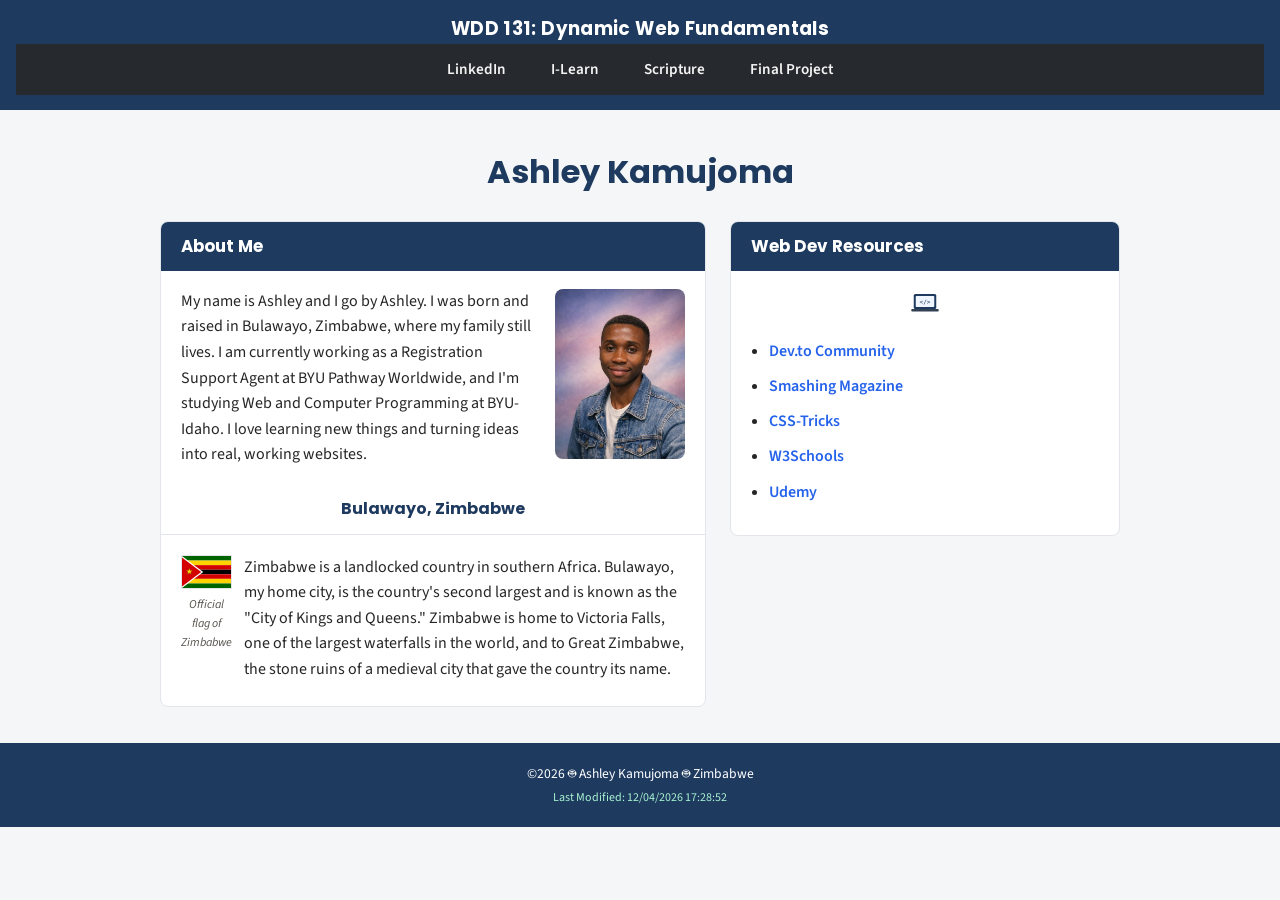
<file: index.html>
<!DOCTYPE html>
<html lang="en">
<head>
  <meta charset="UTF-8">
  <meta name="viewport" content="width=device-width, initial-scale=1.0">
  <title>WDD 131 – Dynamic Web Fundamentals – Ashley Kamujoma</title>
  <meta name="description" content="WDD 131 home page for Ashley Kamujoma, a BYU-Idaho web and computer programming student from Zimbabwe.">
  <meta name="author" content="Ashley Kamujoma">

  <link rel="preconnect" href="https://fonts.googleapis.com">
  <link rel="preconnect" href="https://fonts.gstatic.com" crossorigin>
  <link href="https://fonts.googleapis.com/css2?family=Poppins:wght@600;700&family=Source+Sans+3:wght@400;600&display=swap" rel="stylesheet">

  <link rel="stylesheet" href="styles/base.css">
  <script src="scripts/getdates.js" defer></script>
</head>
<body>
  <header>
    <span id="course-title">WDD 131: Dynamic Web Fundamentals</span>

    <nav>
      <ul>
        <li><a href="https://www.linkedin.com/" target="_blank" rel="noopener">LinkedIn</a></li>
        <li><a href="https://byupw.instructure.com/" target="_blank" rel="noopener">I-Learn</a></li>
        <li><a href="https://www.churchofjesuschrist.org/study/scriptures/bofm/1-ne/3?lang=eng&id=p7#p7" target="_blank" rel="noopener">Scripture</a></li>
        <li><a href="final-project/">Final Project</a></li>
      </ul>
    </nav>
  </header>

  <main>
    <h1>Ashley Kamujoma</h1>

    <div class="card-grid">
      <section class="card">
        <h2>About Me</h2>

        <div class="about-content">
          <p>My name is Ashley and I go by Ashley. I was born and raised in Bulawayo, Zimbabwe,
            where my family still lives. I am currently working as a Registration Support Agent
            at BYU Pathway Worldwide, and I'm studying Web and Computer Programming at
            BYU-Idaho. I love learning new things and turning ideas into real, working
            websites.</p>
          <img src="images/portrait.jpg" alt="Portrait of Ashley Kamujoma" class="portrait" loading="lazy">
        </div>

        <h3>Bulawayo, Zimbabwe</h3>
        <div class="origin-content">
          <figure class="flag-figure">
            <img src="images/flag.svg" alt="The flag of Zimbabwe" class="flag" loading="lazy">
            <figcaption>Official flag of Zimbabwe</figcaption>
          </figure>
          <p>Zimbabwe is a landlocked country in southern Africa. Bulawayo, my home city, is the
            country's second largest and is known as the "City of Kings and Queens." Zimbabwe is
            home to Victoria Falls, one of the largest waterfalls in the world, and to Great
            Zimbabwe, the stone ruins of a medieval city that gave the country its name.</p>
        </div>
      </section>

      <section class="card">
        <h2>Web Dev Resources</h2>
        <img src="images/resources-icon.svg" alt="Icon of a laptop displaying code brackets" class="resources-icon" loading="lazy">
        <ul>
          <li><a href="https://dev.to/" target="_blank" rel="noopener">Dev.to Community</a></li>
          <li><a href="https://www.smashingmagazine.com/" target="_blank" rel="noopener">Smashing Magazine</a></li>
          <li><a href="https://css-tricks.com/" target="_blank" rel="noopener">CSS-Tricks</a></li>
          <li><a href="https://www.w3schools.com/" target="_blank" rel="noopener">W3Schools</a></li>
          <li><a href="https://www.udemy.com/" target="_blank" rel="noopener">Udemy</a></li>
        </ul>
      </section>
    </div>
  </main>

  <footer>
    <p>&copy;<span id="currentyear"></span> &#129302; Ashley Kamujoma &#129302; Zimbabwe</p>
    <p id="lastModified"></p>
  </footer>
</body>
</html>
</file>
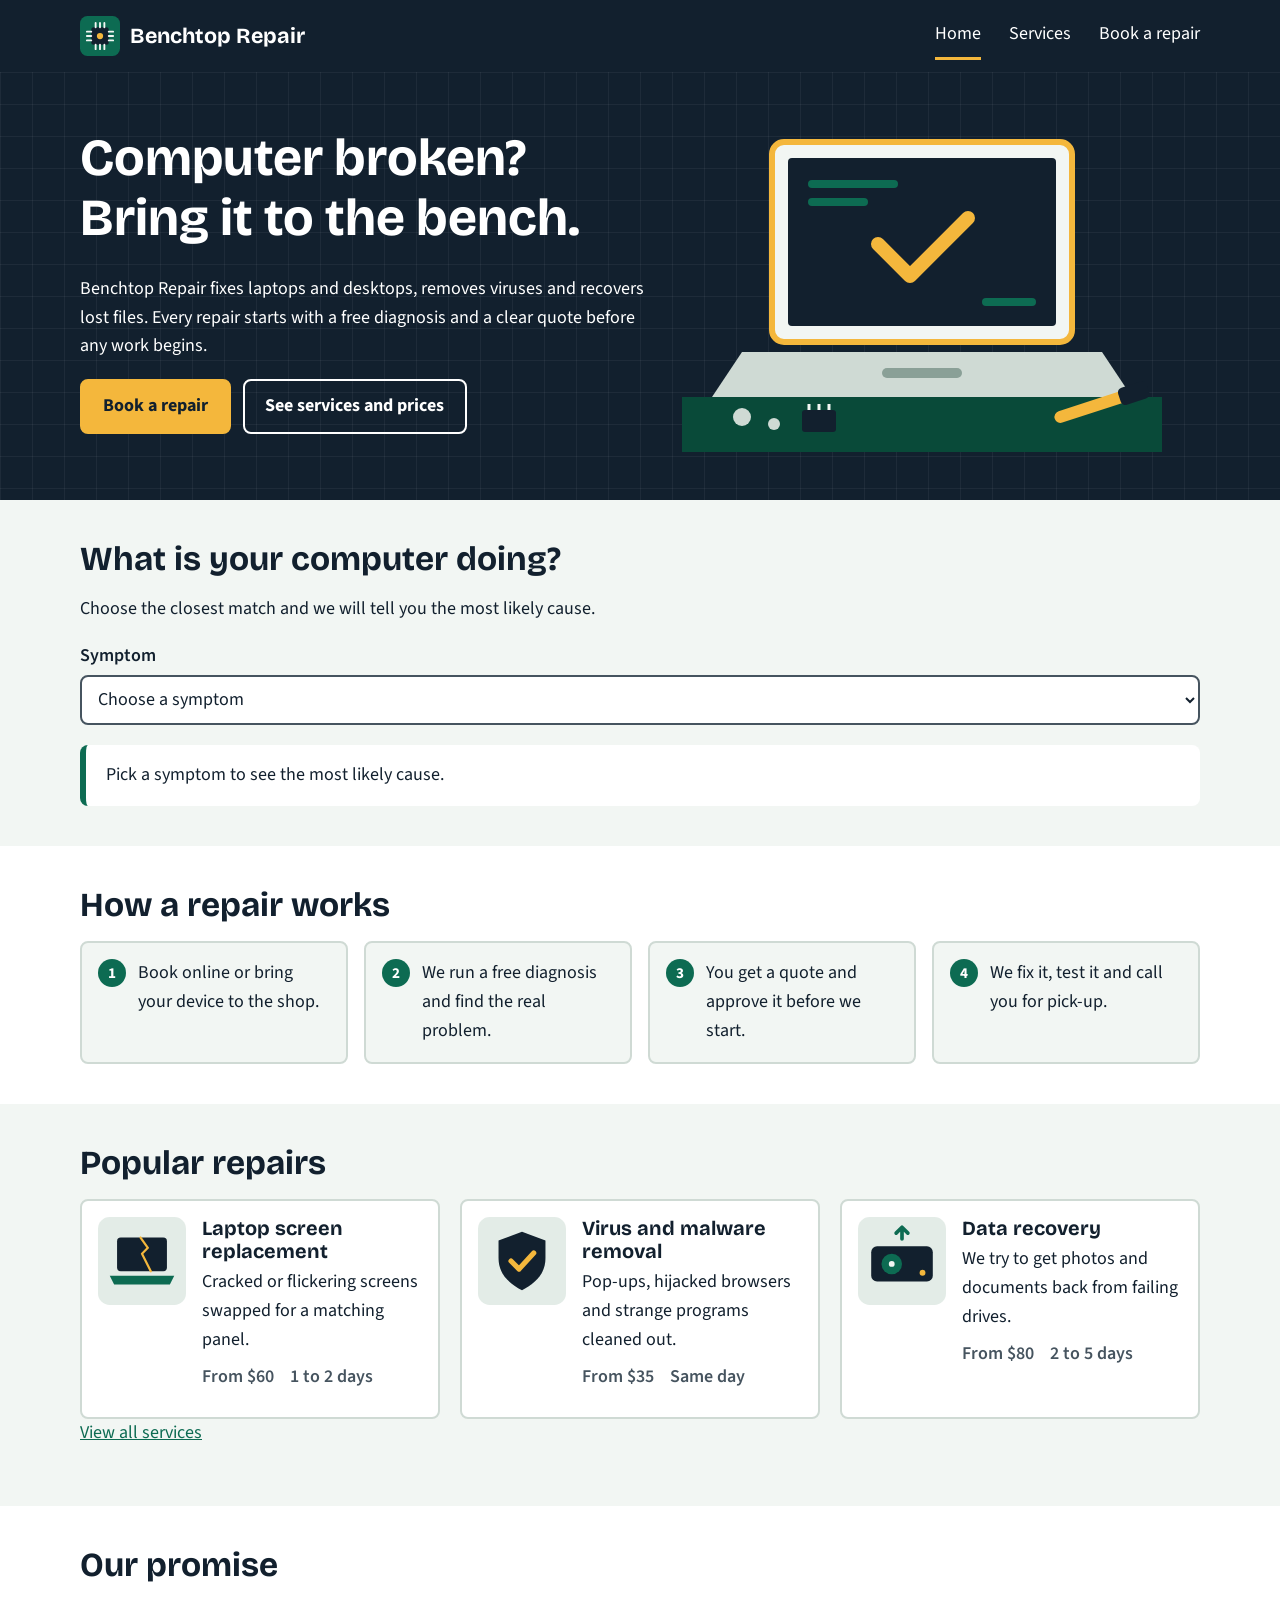
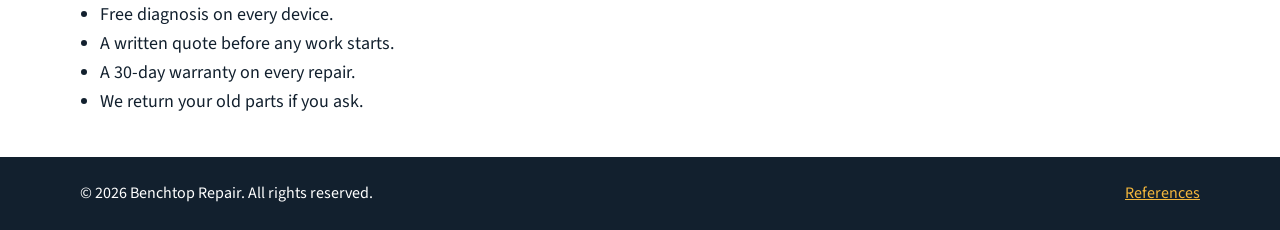
<file: project/index.html>
<!DOCTYPE html>
<html lang="en">
<head>
  <meta charset="utf-8">
  <meta name="viewport" content="width=device-width, initial-scale=1">
  <title>Benchtop Repair | Computer Repair You Can Trust</title>
  <meta name="description" content="Benchtop Repair fixes laptops and desktops, removes viruses and recovers lost files, with a free diagnosis and a clear quote.">
  <link rel="icon" href="images/logo.svg" type="image/svg+xml">
  <link rel="preconnect" href="https://fonts.googleapis.com">
  <link rel="preconnect" href="https://fonts.gstatic.com" crossorigin>
  <link href="https://fonts.googleapis.com/css2?family=Bricolage+Grotesque:wght@700&family=Source+Sans+3:wght@400;600;700&display=swap" rel="stylesheet">
  <link rel="stylesheet" href="styles/main.css">
</head>
<body>
  <a class="skip-link" href="#main">Skip to main content</a>
  <header class="site-header">
    <div class="wrap header-inner">
      <a class="brand" href="index.html">
        <img src="images/logo.svg" alt="" width="40" height="40">
        <span>Benchtop Repair</span>
      </a>
      <button class="nav-toggle" type="button" aria-expanded="false" aria-controls="site-nav">Menu</button>
      <nav class="site-nav" id="site-nav" aria-label="Main">
        <ul>
          <li><a href="index.html" aria-current="page">Home</a></li>
          <li><a href="services.html">Services</a></li>
          <li><a href="contact.html">Book a repair</a></li>
        </ul>
      </nav>
    </div>
  </header>

  <main id="main">
    <section class="hero">
      <div class="wrap hero-inner">
        <div>
          <h1>Computer broken? Bring it to the bench.</h1>
          <p>Benchtop Repair fixes laptops and desktops, removes viruses and recovers lost files. Every repair starts with a free diagnosis and a clear quote before any work begins.</p>
          <div class="hero-actions">
            <a class="button" href="contact.html">Book a repair</a>
            <a class="button button-outline" href="services.html">See services and prices</a>
          </div>
        </div>
        <img src="images/hero-bench.svg" alt="Laptop on a repair bench with a check mark on the screen and a screwdriver beside it" width="480" height="340">
      </div>
    </section>

    <section class="section">
      <div class="wrap">
        <h2>What is your computer doing?</h2>
        <p>Choose the closest match and we will tell you the most likely cause.</p>
        <div class="field">
          <label for="symptom">Symptom</label>
          <select id="symptom" name="symptom">
            <option value="">Choose a symptom</option>
            <option value="slow">It is very slow</option>
            <option value="no-power">It will not turn on</option>
            <option value="hot">It gets very hot and loud</option>
            <option value="popups">Pop-ups keep appearing</option>
            <option value="cracked">The screen is cracked</option>
            <option value="clicking">The drive is clicking</option>
          </select>
        </div>
        <div class="notice" id="diagnosis-result" aria-live="polite">Pick a symptom to see the most likely cause.</div>
      </div>
    </section>

    <section class="section section-alt">
      <div class="wrap">
        <h2>How a repair works</h2>
        <ol class="steps">
          <li>Book online or bring your device to the shop.</li>
          <li>We run a free diagnosis and find the real problem.</li>
          <li>You get a quote and approve it before we start.</li>
          <li>We fix it, test it and call you for pick-up.</li>
        </ol>
      </div>
    </section>

    <section class="section">
      <div class="wrap">
        <h2>Popular repairs</h2>
        <ul class="service-list">
          <li class="service-card">
            <img src="images/laptop.svg" alt="Laptop with a cracked screen" width="120" height="120" loading="lazy">
            <div>
              <h3>Laptop screen replacement</h3>
              <p>Cracked or flickering screens swapped for a matching panel.</p>
              <p class="meta"><span>From $60</span><span>1 to 2 days</span></p>
            </div>
          </li>
          <li class="service-card">
            <img src="images/shield.svg" alt="Shield with a check mark" width="120" height="120" loading="lazy">
            <div>
              <h3>Virus and malware removal</h3>
              <p>Pop-ups, hijacked browsers and strange programs cleaned out.</p>
              <p class="meta"><span>From $35</span><span>Same day</span></p>
            </div>
          </li>
          <li class="service-card">
            <img src="images/drive.svg" alt="Hard drive with a recovery arrow" width="120" height="120" loading="lazy">
            <div>
              <h3>Data recovery</h3>
              <p>We try to get photos and documents back from failing drives.</p>
              <p class="meta"><span>From $80</span><span>2 to 5 days</span></p>
            </div>
          </li>
        </ul>
        <p><a href="services.html">View all services</a></p>
      </div>
    </section>

    <section class="section section-alt">
      <div class="wrap">
        <h2>Our promise</h2>
        <ul class="plain-list">
          <li>Free diagnosis on every device.</li>
          <li>A written quote before any work starts.</li>
          <li>A 30-day warranty on every repair.</li>
          <li>We return your old parts if you ask.</li>
        </ul>
      </div>
    </section>
  </main>

  <footer class="site-footer">
    <div class="wrap footer-inner">
      <p id="copyright">© Benchtop Repair. All rights reserved.</p>
      <p><a href="references.html">References</a></p>
    </div>
  </footer>
  <script type="module" src="scripts/main.js"></script>
  <script type="module" src="scripts/home.js"></script>
</body>
</html>
</file>
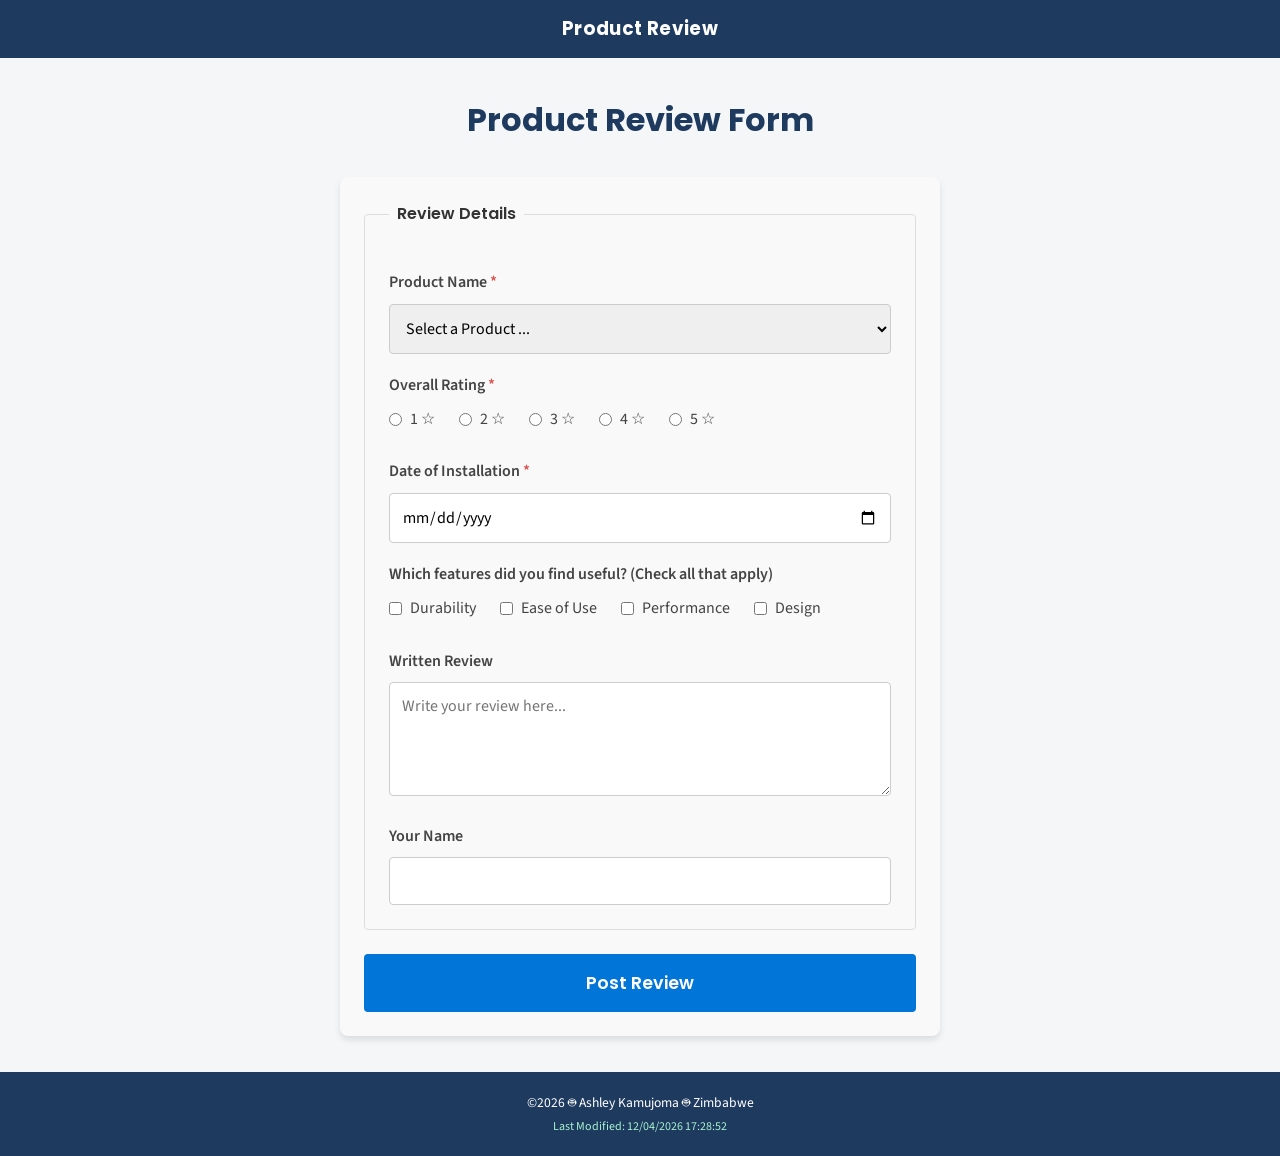
<file: form.html>
<!DOCTYPE html>
<html lang="en">
<head>
  <meta charset="UTF-8">
  <meta name="viewport" content="width=device-width, initial-scale=1.0">
  <title>Product Review Form - Ashley Kamujoma</title>
  <meta name="description" content="Product Review Form for WDD 131 by Ashley Kamujoma">
  <meta name="author" content="Ashley Kamujoma">

  <link rel="preconnect" href="https://fonts.googleapis.com">
  <link rel="preconnect" href="https://fonts.gstatic.com" crossorigin>
  <link href="https://fonts.googleapis.com/css2?family=Poppins:wght@600;700&family=Source+Sans+3:wght@400;600&display=swap" rel="stylesheet">
  
  <link rel="stylesheet" href="styles/base.css">
  <link rel="stylesheet" href="styles/form.css">
  
  <script src="scripts/getdates.js" defer></script>
  <script src="scripts/form.js" defer></script>
</head>
<body>
  <header>
    <span id="course-title">Product Review</span>
  </header>

  <main>
    <h1>Product Review Form</h1>
    <form method="get" action="review.html">
      <fieldset>
        <legend>Review Details</legend>
        
        <label for="product">Product Name <span class="required">*</span></label>
        <select id="product" name="product" required>
          <option value="" disabled selected>Select a Product ...</option>
        </select>

        <label>Overall Rating <span class="required">*</span></label>
        <div class="rating-group">
          <label for="rating_1"><input type="radio" id="rating_1" name="rating" value="1" required> 1 ☆</label>
          <label for="rating_2"><input type="radio" id="rating_2" name="rating" value="2" required> 2 ☆</label>
          <label for="rating_3"><input type="radio" id="rating_3" name="rating" value="3" required> 3 ☆</label>
          <label for="rating_4"><input type="radio" id="rating_4" name="rating" value="4" required> 4 ☆</label>
          <label for="rating_5"><input type="radio" id="rating_5" name="rating" value="5" required> 5 ☆</label>
        </div>

        <label for="date_installed">Date of Installation <span class="required">*</span></label>
        <input type="date" id="date_installed" name="date_installed" required>

        <label>Which features did you find useful? (Check all that apply)</label>
        <div class="features-group">
          <label for="feature_durability"><input type="checkbox" id="feature_durability" name="features" value="durability"> Durability</label>
          <label for="feature_ease"><input type="checkbox" id="feature_ease" name="features" value="ease_of_use"> Ease of Use</label>
          <label for="feature_performance"><input type="checkbox" id="feature_performance" name="features" value="performance"> Performance</label>
          <label for="feature_design"><input type="checkbox" id="feature_design" name="features" value="design"> Design</label>
        </div>

        <label for="written_review">Written Review</label>
        <textarea id="written_review" name="written_review" rows="4" placeholder="Write your review here..."></textarea>

        <label for="user_name">Your Name</label>
        <input type="text" id="user_name" name="user_name">
      </fieldset>

      <input type="submit" value="Post Review">
    </form>
  </main>

  <footer>
    <p>&copy;<span id="currentyear"></span> &#129302; Ashley Kamujoma &#129302; Zimbabwe</p>
    <p id="lastModified"></p>
  </footer>
</body>
</html>
</file>
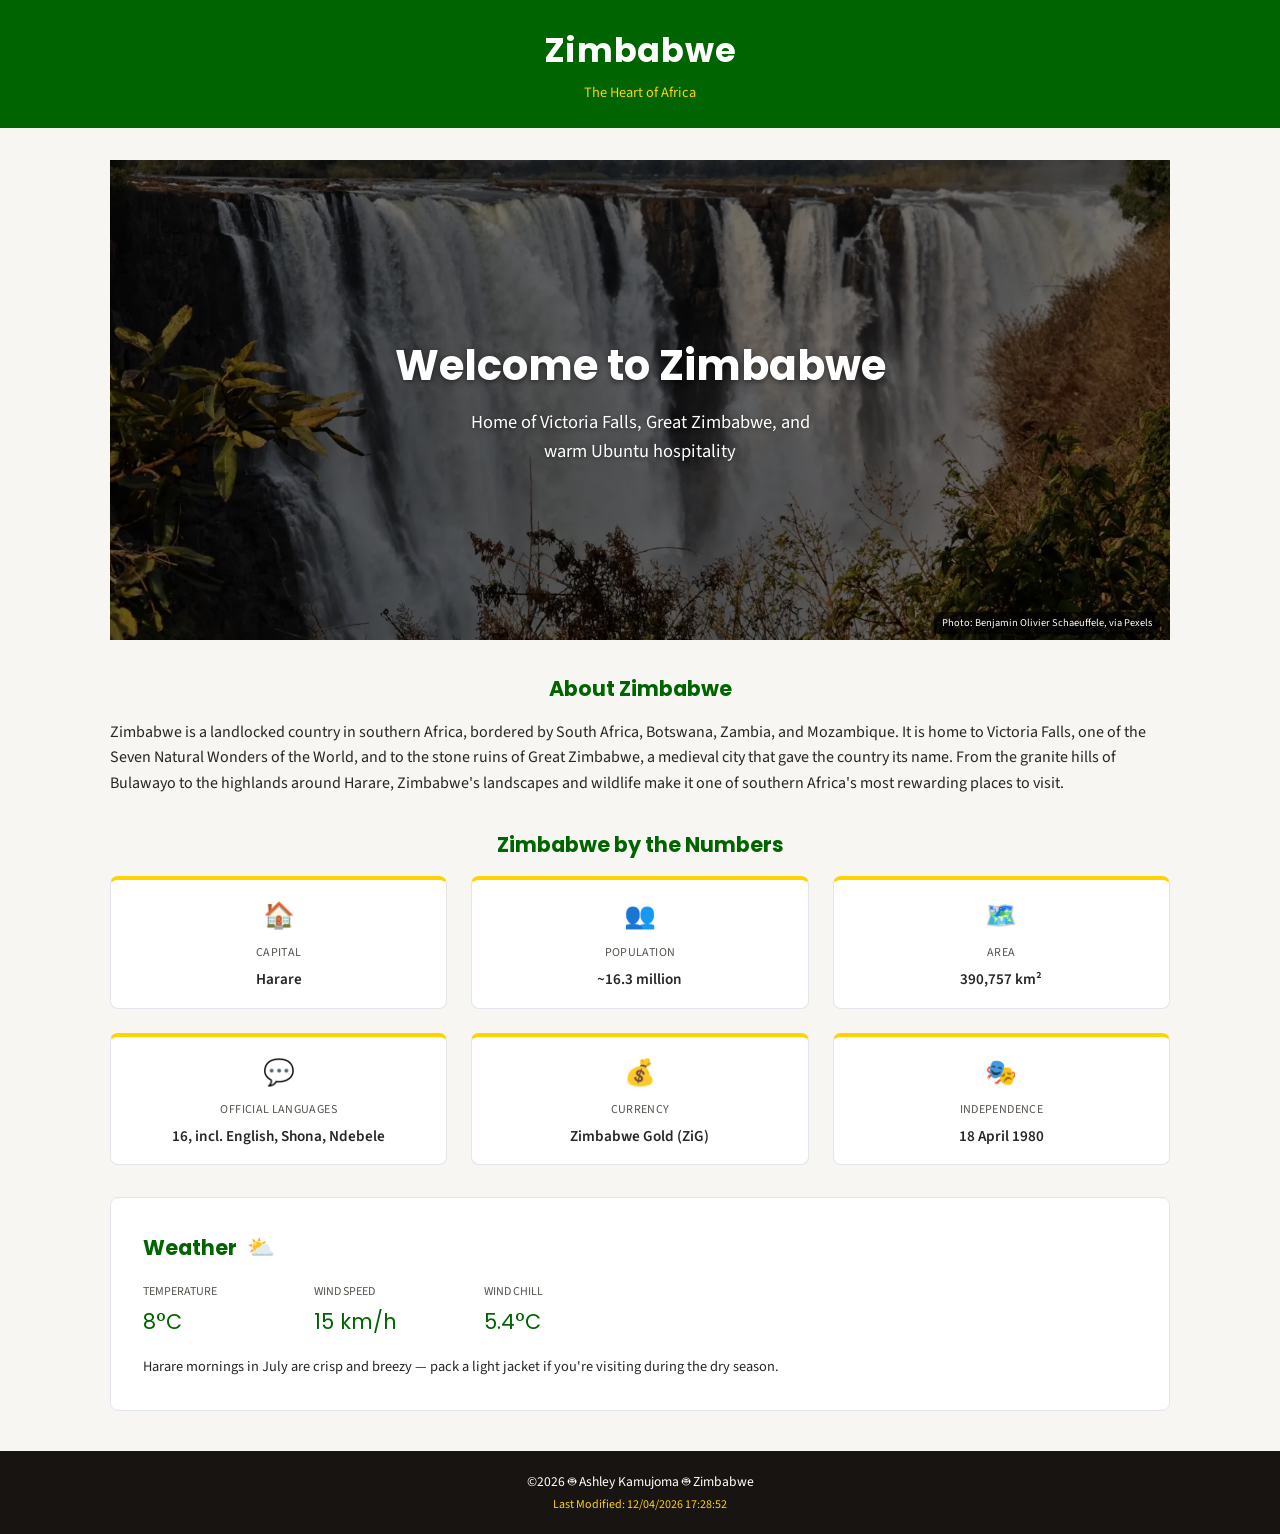
<file: place.html>
<!DOCTYPE html>
<html lang="en">
<head>
  <meta charset="UTF-8">
  <meta name="viewport" content="width=device-width, initial-scale=1.0">
  <title>WDD 131 – Zimbabwe – Ashley Kamujoma</title>
  <meta name="description" content="A responsive country page about Zimbabwe, built for WDD 131 by Ashley Kamujoma.">
  <meta name="author" content="Ashley Kamujoma">

  <link rel="preconnect" href="https://fonts.googleapis.com">
  <link rel="preconnect" href="https://fonts.gstatic.com" crossorigin>
  <link href="https://fonts.googleapis.com/css2?family=Poppins:wght@600;700&family=Source+Sans+3:wght@400;600&display=swap" rel="stylesheet">

  <link rel="stylesheet" href="styles/place.css">
  <script src="scripts/place.js" defer></script>
</head>
<body>
  <header>
    <p class="site-title">Zimbabwe</p>
    <p class="site-tagline">The Heart of Africa</p>
  </header>

  <main>
    <section class="hero">
      <picture>
        <source media="(min-width: 640px)" srcset="images/hero-wide.webp">
        <img src="images/hero-mobile.webp" alt="Victoria Falls on the Zambezi River, Zimbabwe" class="hero-img" loading="eager">
      </picture>
      <div class="hero-caption">
        <h1>Welcome to Zimbabwe</h1>
        <p>Home of Victoria Falls, Great Zimbabwe, and warm Ubuntu hospitality</p>
      </div>
      <p class="photo-credit">Photo: Benjamin Olivier Schaeuffele, via Pexels</p>
    </section>

    <section class="intro">
      <h2>About Zimbabwe</h2>
      <p>Zimbabwe is a landlocked country in southern Africa, bordered by South Africa, Botswana, Zambia,
        and Mozambique. It is home to Victoria Falls, one of the Seven Natural Wonders of the World, and to
        the stone ruins of Great Zimbabwe, a medieval city that gave the country its name. From the granite
        hills of Bulawayo to the highlands around Harare, Zimbabwe's landscapes and wildlife make it one of
        southern Africa's most rewarding places to visit.</p>
    </section>

    <section class="data-grid">
      <h2>Zimbabwe by the Numbers</h2>
      <div class="facts">
        <div class="fact-card">
          <span class="fact-icon" aria-hidden="true">&#127968;</span>
          <p class="fact-label">Capital</p>
          <p class="fact-value">Harare</p>
        </div>
        <div class="fact-card">
          <span class="fact-icon" aria-hidden="true">&#128101;</span>
          <p class="fact-label">Population</p>
          <p class="fact-value">~16.3 million</p>
        </div>
        <div class="fact-card">
          <span class="fact-icon" aria-hidden="true">&#128506;&#65039;</span>
          <p class="fact-label">Area</p>
          <p class="fact-value">390,757 km&sup2;</p>
        </div>
        <div class="fact-card">
          <span class="fact-icon" aria-hidden="true">&#128172;</span>
          <p class="fact-label">Official Languages</p>
          <p class="fact-value">16, incl. English, Shona, Ndebele</p>
        </div>
        <div class="fact-card">
          <span class="fact-icon" aria-hidden="true">&#128176;</span>
          <p class="fact-label">Currency</p>
          <p class="fact-value">Zimbabwe Gold (ZiG)</p>
        </div>
        <div class="fact-card">
          <span class="fact-icon" aria-hidden="true">&#127917;</span>
          <p class="fact-label">Independence</p>
          <p class="fact-value">18 April 1980</p>
        </div>
      </div>
    </section>

    <section class="weather">
      <h2 class="weather-heading">Weather</h2>
      <img src="images/weather-icon.svg" alt="Partly cloudy" class="weather-icon-mobile">

      <div class="weather-stats">
        <div class="weather-stat">
          <p class="stat-label">Temperature</p>
          <p class="stat-value"><span id="temp">8</span>&deg;C</p>
        </div>
        <div class="weather-stat">
          <p class="stat-label">Wind Speed</p>
          <p class="stat-value"><span id="wind">15</span> km/h</p>
        </div>
        <div class="weather-stat">
          <p class="stat-label">Wind Chill</p>
          <p class="stat-value"><span id="windChill"></span>&deg;C</p>
        </div>
      </div>
      <p class="weather-description">Harare mornings in July are crisp and breezy — pack a light jacket if
        you're visiting during the dry season.</p>
    </section>
  </main>

  <footer>
    <p>&copy;<span id="currentyear"></span> &#129302; Ashley Kamujoma &#129302; Zimbabwe</p>
    <p id="lastModified"></p>
  </footer>
</body>
</html>
</file>
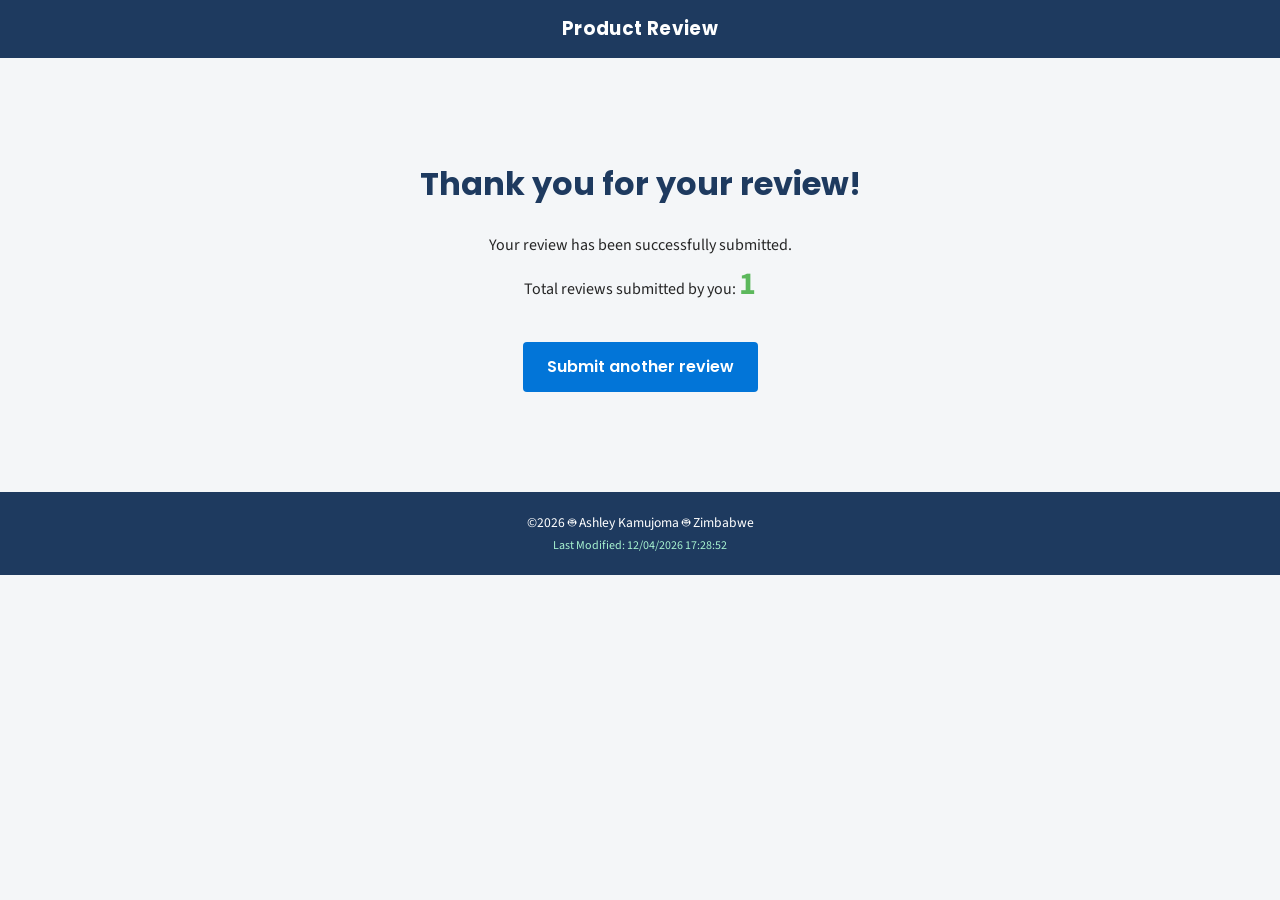
<file: review.html>
<!DOCTYPE html>
<html lang="en">
<head>
  <meta charset="UTF-8">
  <meta name="viewport" content="width=device-width, initial-scale=1.0">
  <title>Review Confirmation - Ashley Kamujoma</title>
  <meta name="description" content="Review Confirmation for WDD 131 by Ashley Kamujoma">
  <meta name="author" content="Ashley Kamujoma">

  <link rel="preconnect" href="https://fonts.googleapis.com">
  <link rel="preconnect" href="https://fonts.gstatic.com" crossorigin>
  <link href="https://fonts.googleapis.com/css2?family=Poppins:wght@600;700&family=Source+Sans+3:wght@400;600&display=swap" rel="stylesheet">
  
  <link rel="stylesheet" href="styles/base.css">
  <link rel="stylesheet" href="styles/form.css">
  
  <script src="scripts/getdates.js" defer></script>
  <script src="scripts/review.js" defer></script>
</head>
<body>
  <header>
    <span id="course-title">Product Review</span>
  </header>

  <main class="review-main">
    <h1>Thank you for your review!</h1>
    <p>Your review has been successfully submitted.</p>
    <p>Total reviews submitted by you: <span id="review-count" class="counter">0</span></p>
    <a href="form.html" class="button-link">Submit another review</a>
  </main>

  <footer>
    <p>&copy;<span id="currentyear"></span> &#129302; Ashley Kamujoma &#129302; Zimbabwe</p>
    <p id="lastModified"></p>
  </footer>
</body>
</html>
</file>
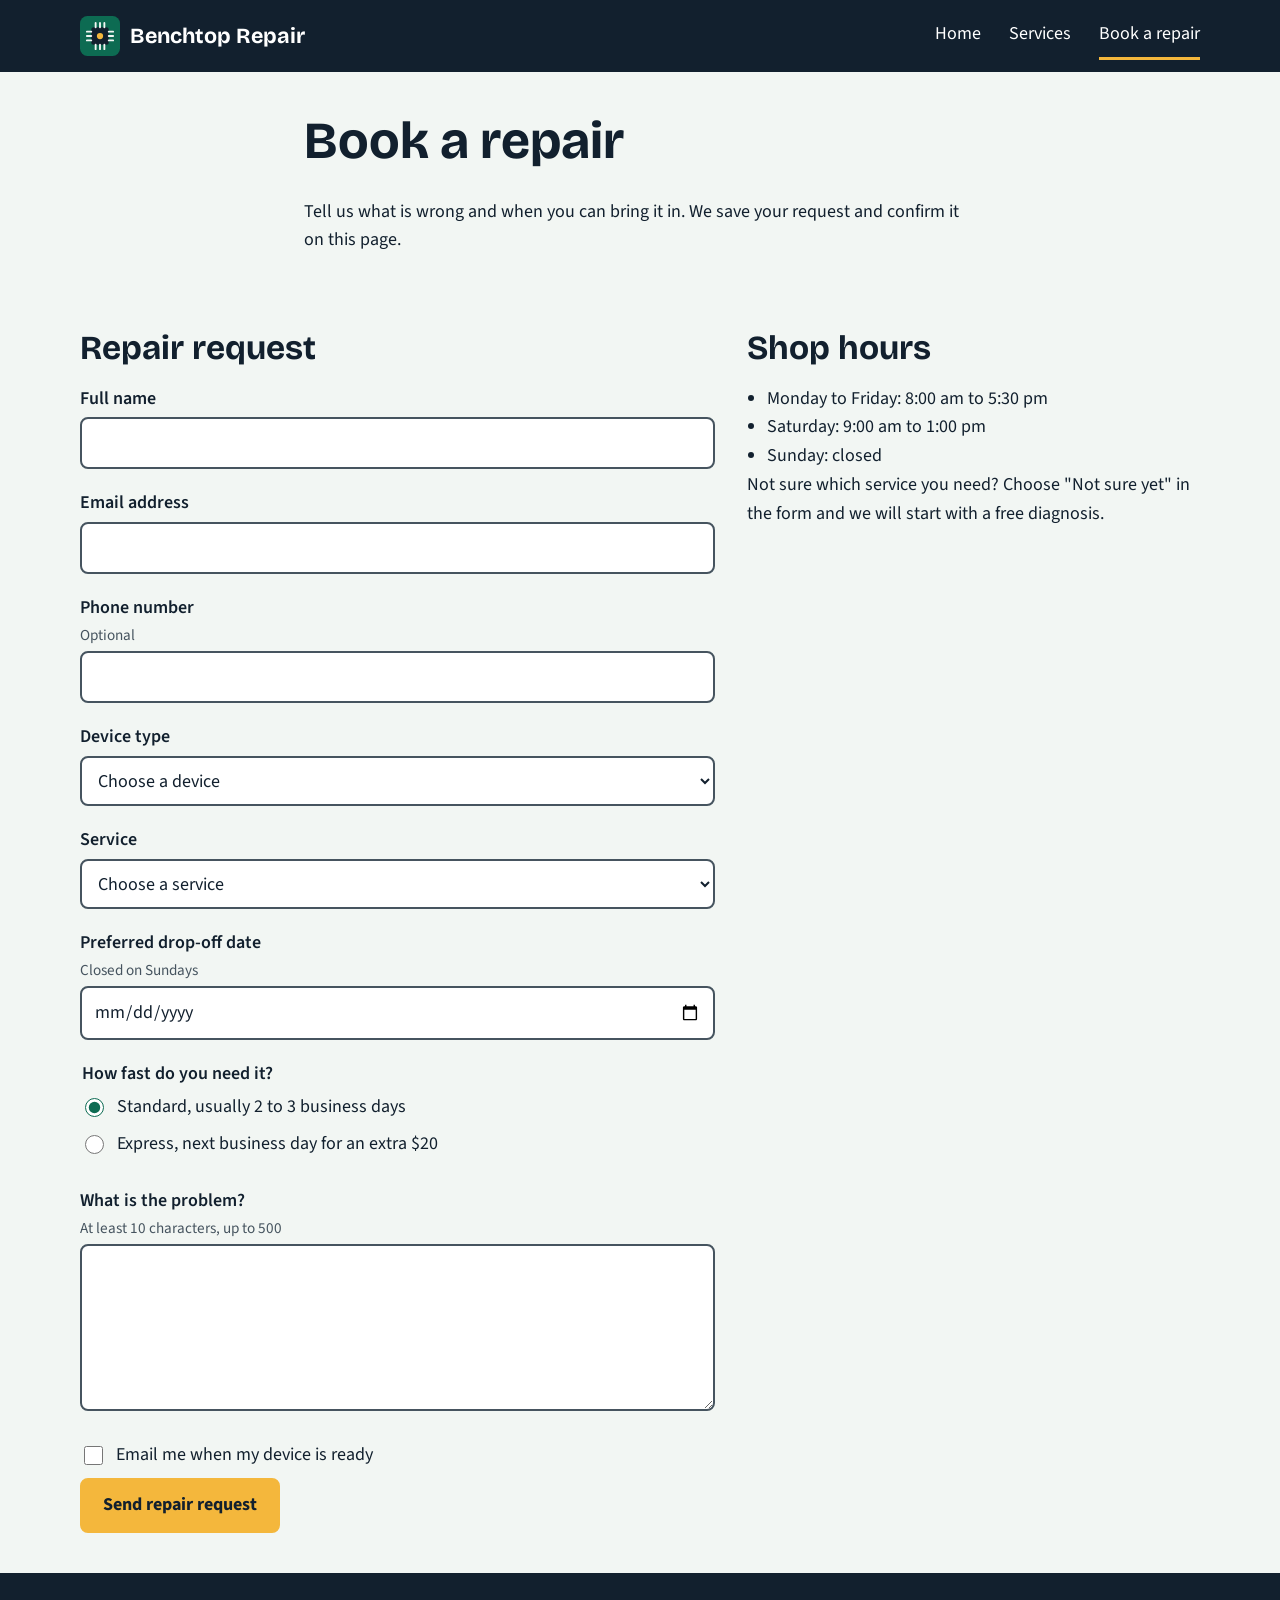
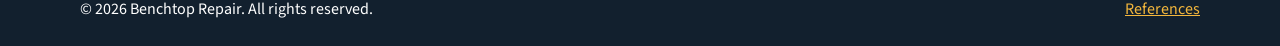
<file: project/contact.html>
<!DOCTYPE html>
<html lang="en">
<head>
  <meta charset="utf-8">
  <meta name="viewport" content="width=device-width, initial-scale=1">
  <title>Book a Repair | Benchtop Repair</title>
  <meta name="description" content="Send a repair request to Benchtop Repair: choose your device, the service you need and a drop-off date.">
  <link rel="icon" href="images/logo.svg" type="image/svg+xml">
  <link rel="preconnect" href="https://fonts.googleapis.com">
  <link rel="preconnect" href="https://fonts.gstatic.com" crossorigin>
  <link href="https://fonts.googleapis.com/css2?family=Bricolage+Grotesque:wght@700&family=Source+Sans+3:wght@400;600;700&display=swap" rel="stylesheet">
  <link rel="stylesheet" href="styles/main.css">
</head>
<body>
  <a class="skip-link" href="#main">Skip to main content</a>
  <header class="site-header">
    <div class="wrap header-inner">
      <a class="brand" href="index.html">
        <img src="images/logo.svg" alt="" width="40" height="40">
        <span>Benchtop Repair</span>
      </a>
      <button class="nav-toggle" type="button" aria-expanded="false" aria-controls="site-nav">Menu</button>
      <nav class="site-nav" id="site-nav" aria-label="Main">
        <ul>
          <li><a href="index.html">Home</a></li>
          <li><a href="services.html">Services</a></li>
          <li><a href="contact.html" aria-current="page">Book a repair</a></li>
        </ul>
      </nav>
    </div>
  </header>

  <main id="main">
    <div class="wrap page-intro">
      <h1>Book a repair</h1>
      <p>Tell us what is wrong and when you can bring it in. We save your request and confirm it on this page.</p>
    </div>

    <section class="section" aria-labelledby="form-heading">
      <div class="wrap two-column">
        <div>
          <h2 id="form-heading">Repair request</h2>
          <p id="confirmation" class="notice" role="status" tabindex="-1" hidden></p>
          <form id="booking-form" action="contact.html" method="post">
            <div class="field">
              <label for="name">Full name</label>
              <input type="text" id="name" name="name" autocomplete="name" required>
            </div>
            <div class="field">
              <label for="email">Email address</label>
              <input type="email" id="email" name="email" autocomplete="email" required>
            </div>
            <div class="field">
              <label for="phone">Phone number <span class="hint">Optional</span></label>
              <input type="tel" id="phone" name="phone" autocomplete="tel">
            </div>
            <div class="field">
              <label for="device">Device type</label>
              <select id="device" name="device" required>
                <option value="">Choose a device</option>
                <option value="laptop">Laptop</option>
                <option value="desktop">Desktop</option>
                <option value="all-in-one">All-in-one</option>
                <option value="drive">External drive</option>
              </select>
            </div>
            <div class="field">
              <label for="service">Service</label>
              <select id="service" name="service" required>
                <option value="">Choose a service</option>
              </select>
            </div>
            <div class="field">
              <label for="dropoff">Preferred drop-off date <span class="hint">Closed on Sundays</span></label>
              <input type="date" id="dropoff" name="dropoff" required>
            </div>
            <fieldset>
              <legend>How fast do you need it?</legend>
              <label class="choice"><input type="radio" name="urgency" value="standard" checked> Standard, usually 2 to 3 business days</label>
              <label class="choice"><input type="radio" name="urgency" value="express"> Express, next business day for an extra $20</label>
            </fieldset>
            <div class="field">
              <label for="details">What is the problem? <span class="hint">At least 10 characters, up to 500</span></label>
              <textarea id="details" name="details" rows="5" minlength="10" maxlength="500" required></textarea>
            </div>
            <label class="choice"><input type="checkbox" name="updates" value="yes"> Email me when my device is ready</label>
            <button class="button" type="submit">Send repair request</button>
          </form>
        </div>

        <aside>
          <h2>Shop hours</h2>
          <ul class="plain-list">
            <li>Monday to Friday: 8:00 am to 5:30 pm</li>
            <li>Saturday: 9:00 am to 1:00 pm</li>
            <li>Sunday: closed</li>
          </ul>
          <p>Not sure which service you need? Choose "Not sure yet" in the form and we will start with a free diagnosis.</p>

          <section id="request-history" hidden aria-labelledby="history-heading">
            <h2 id="history-heading">Your saved requests</h2>
            <ul class="request-list" id="request-list"></ul>
            <button class="button button-small button-quiet" type="button" id="clear-history">Clear saved requests</button>
          </section>
        </aside>
      </div>
    </section>
  </main>

  <footer class="site-footer">
    <div class="wrap footer-inner">
      <p id="copyright">© Benchtop Repair. All rights reserved.</p>
      <p><a href="references.html">References</a></p>
    </div>
  </footer>
  <script type="module" src="scripts/main.js"></script>
  <script type="module" src="scripts/contact.js"></script>
</body>
</html>
</file>
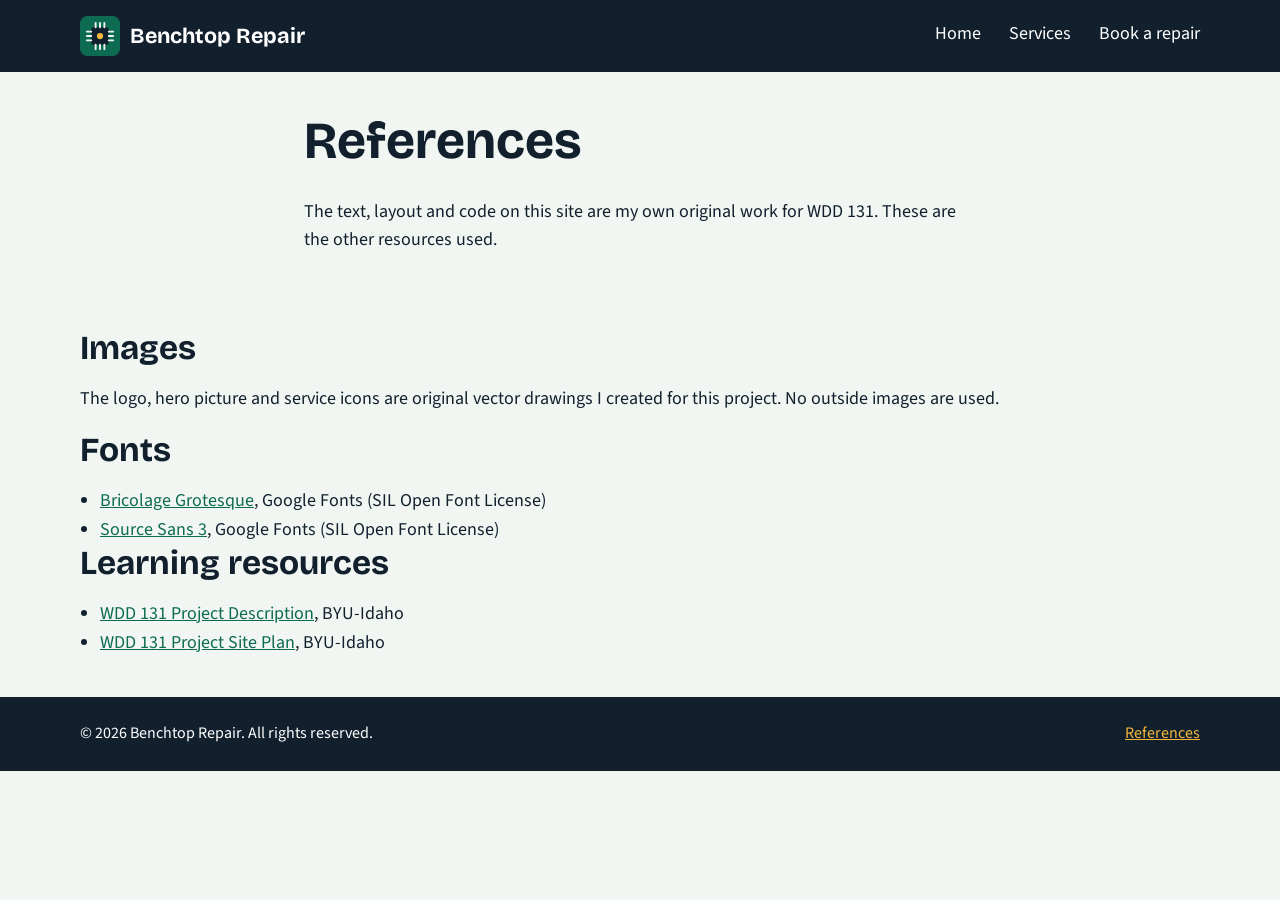
<file: project/references.html>
<!DOCTYPE html>
<html lang="en">
<head>
  <meta charset="utf-8">
  <meta name="viewport" content="width=device-width, initial-scale=1">
  <title>References | Benchtop Repair</title>
  <meta name="description" content="Sources and credits for the Benchtop Repair website project.">
  <link rel="icon" href="images/logo.svg" type="image/svg+xml">
  <link rel="preconnect" href="https://fonts.googleapis.com">
  <link rel="preconnect" href="https://fonts.gstatic.com" crossorigin>
  <link href="https://fonts.googleapis.com/css2?family=Bricolage+Grotesque:wght@700&family=Source+Sans+3:wght@400;600;700&display=swap" rel="stylesheet">
  <link rel="stylesheet" href="styles/main.css">
</head>
<body>
  <a class="skip-link" href="#main">Skip to main content</a>
  <header class="site-header">
    <div class="wrap header-inner">
      <a class="brand" href="index.html">
        <img src="images/logo.svg" alt="" width="40" height="40">
        <span>Benchtop Repair</span>
      </a>
      <button class="nav-toggle" type="button" aria-expanded="false" aria-controls="site-nav">Menu</button>
      <nav class="site-nav" id="site-nav" aria-label="Main">
        <ul>
          <li><a href="index.html">Home</a></li>
          <li><a href="services.html">Services</a></li>
          <li><a href="contact.html">Book a repair</a></li>
        </ul>
      </nav>
    </div>
  </header>

  <main id="main">
    <div class="wrap page-intro">
      <h1>References</h1>
      <p>The text, layout and code on this site are my own original work for WDD 131. These are the other resources used.</p>
    </div>

    <section class="section">
      <div class="wrap">
        <h2>Images</h2>
        <p>The logo, hero picture and service icons are original vector drawings I created for this project. No outside images are used.</p>

        <h2>Fonts</h2>
        <ul class="plain-list">
          <li><a href="https://fonts.google.com/specimen/Bricolage+Grotesque">Bricolage Grotesque</a>, Google Fonts (SIL Open Font License)</li>
          <li><a href="https://fonts.google.com/specimen/Source+Sans+3">Source Sans 3</a>, Google Fonts (SIL Open Font License)</li>
        </ul>

        <h2>Learning resources</h2>
        <ul class="plain-list">
          <li><a href="https://byui-cse.github.io/wdd131-ww-course/week06/project-description.html">WDD 131 Project Description</a>, BYU-Idaho</li>
          <li><a href="https://byui-cse.github.io/wdd131-ww-course/week05/project-siteplan.html">WDD 131 Project Site Plan</a>, BYU-Idaho</li>
        </ul>
      </div>
    </section>
  </main>

  <footer class="site-footer">
    <div class="wrap footer-inner">
      <p id="copyright">© Benchtop Repair. All rights reserved.</p>
      <p><a href="references.html">References</a></p>
    </div>
  </footer>
  <script type="module" src="scripts/main.js"></script>
</body>
</html>
</file>
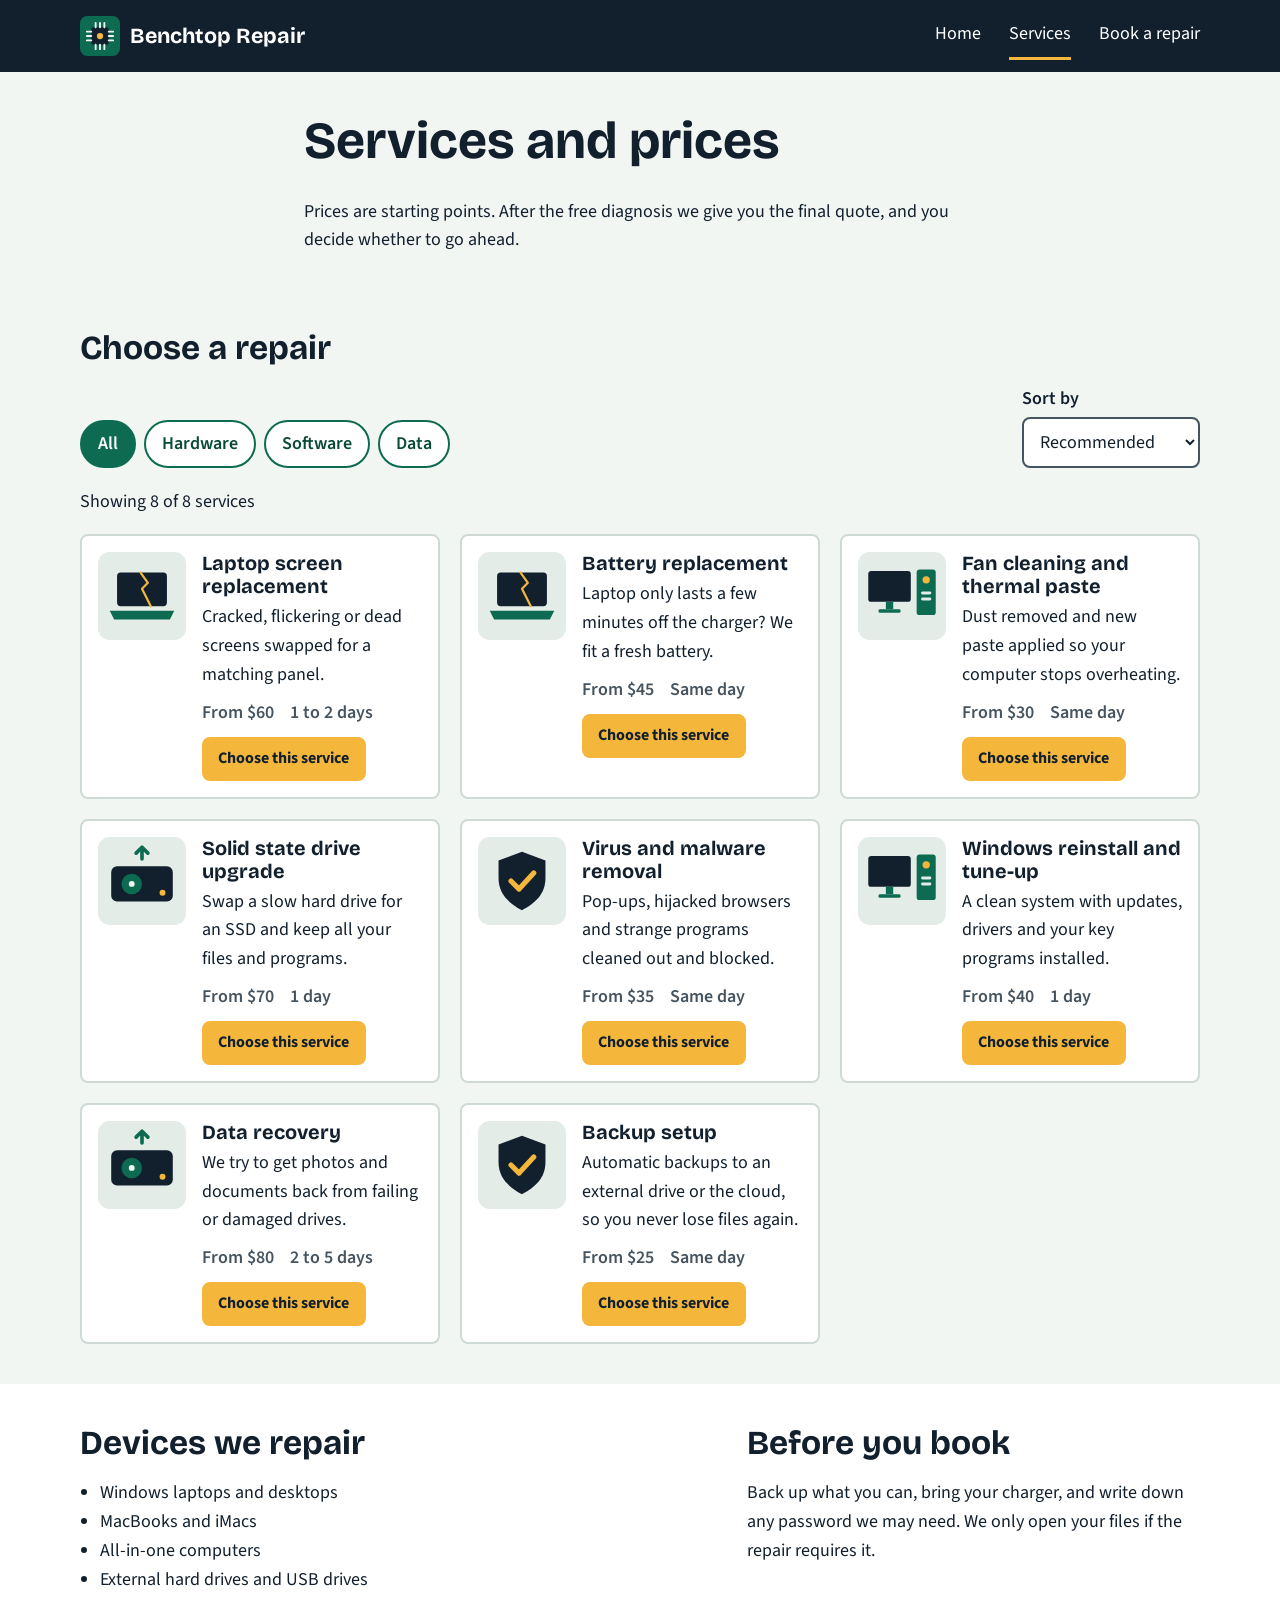
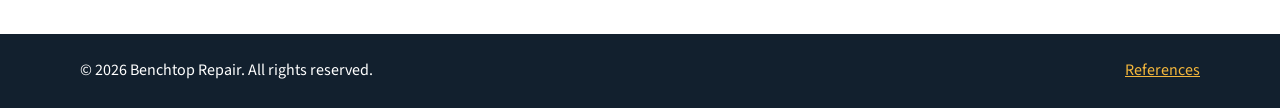
<file: project/services.html>
<!DOCTYPE html>
<html lang="en">
<head>
  <meta charset="utf-8">
  <meta name="viewport" content="width=device-width, initial-scale=1">
  <title>Services | Benchtop Repair</title>
  <meta name="description" content="Browse Benchtop Repair services, from screen and battery replacement to virus removal and data recovery, with starting prices.">
  <link rel="icon" href="images/logo.svg" type="image/svg+xml">
  <link rel="preconnect" href="https://fonts.googleapis.com">
  <link rel="preconnect" href="https://fonts.gstatic.com" crossorigin>
  <link href="https://fonts.googleapis.com/css2?family=Bricolage+Grotesque:wght@700&family=Source+Sans+3:wght@400;600;700&display=swap" rel="stylesheet">
  <link rel="stylesheet" href="styles/main.css">
</head>
<body>
  <a class="skip-link" href="#main">Skip to main content</a>
  <header class="site-header">
    <div class="wrap header-inner">
      <a class="brand" href="index.html">
        <img src="images/logo.svg" alt="" width="40" height="40">
        <span>Benchtop Repair</span>
      </a>
      <button class="nav-toggle" type="button" aria-expanded="false" aria-controls="site-nav">Menu</button>
      <nav class="site-nav" id="site-nav" aria-label="Main">
        <ul>
          <li><a href="index.html">Home</a></li>
          <li><a href="services.html" aria-current="page">Services</a></li>
          <li><a href="contact.html">Book a repair</a></li>
        </ul>
      </nav>
    </div>
  </header>

  <main id="main">
    <div class="wrap page-intro">
      <h1>Services and prices</h1>
      <p>Prices are starting points. After the free diagnosis we give you the final quote, and you decide whether to go ahead.</p>
    </div>

    <section class="section" aria-labelledby="list-heading">
      <div class="wrap">
        <h2 id="list-heading">Choose a repair</h2>
        <div class="controls">
          <div class="filters" role="group" aria-label="Filter by type">
            <button class="filter-button" type="button" data-category="all" aria-pressed="true">All</button>
            <button class="filter-button" type="button" data-category="hardware" aria-pressed="false">Hardware</button>
            <button class="filter-button" type="button" data-category="software" aria-pressed="false">Software</button>
            <button class="filter-button" type="button" data-category="data" aria-pressed="false">Data</button>
          </div>
          <div>
            <label for="sort">Sort by</label>
            <select id="sort" name="sort">
              <option value="default">Recommended</option>
              <option value="price-low">Price, low to high</option>
              <option value="price-high">Price, high to low</option>
            </select>
          </div>
        </div>
        <p id="service-status" aria-live="polite"></p>
        <ul class="service-list" id="service-list"></ul>
        <noscript><p>Turn on JavaScript to browse the full list, or <a href="contact.html">book a diagnosis</a> and we will advise you.</p></noscript>
      </div>
    </section>

    <section class="section section-alt">
      <div class="wrap two-column">
        <div>
          <h2>Devices we repair</h2>
          <ul class="plain-list">
            <li>Windows laptops and desktops</li>
            <li>MacBooks and iMacs</li>
            <li>All-in-one computers</li>
            <li>External hard drives and USB drives</li>
          </ul>
        </div>
        <div>
          <h2>Before you book</h2>
          <p>Back up what you can, bring your charger, and write down any password we may need. We only open your files if the repair requires it.</p>
        </div>
      </div>
    </section>
  </main>

  <footer class="site-footer">
    <div class="wrap footer-inner">
      <p id="copyright">© Benchtop Repair. All rights reserved.</p>
      <p><a href="references.html">References</a></p>
    </div>
  </footer>
  <script type="module" src="scripts/main.js"></script>
  <script type="module" src="scripts/services.js"></script>
</body>
</html>
</file>
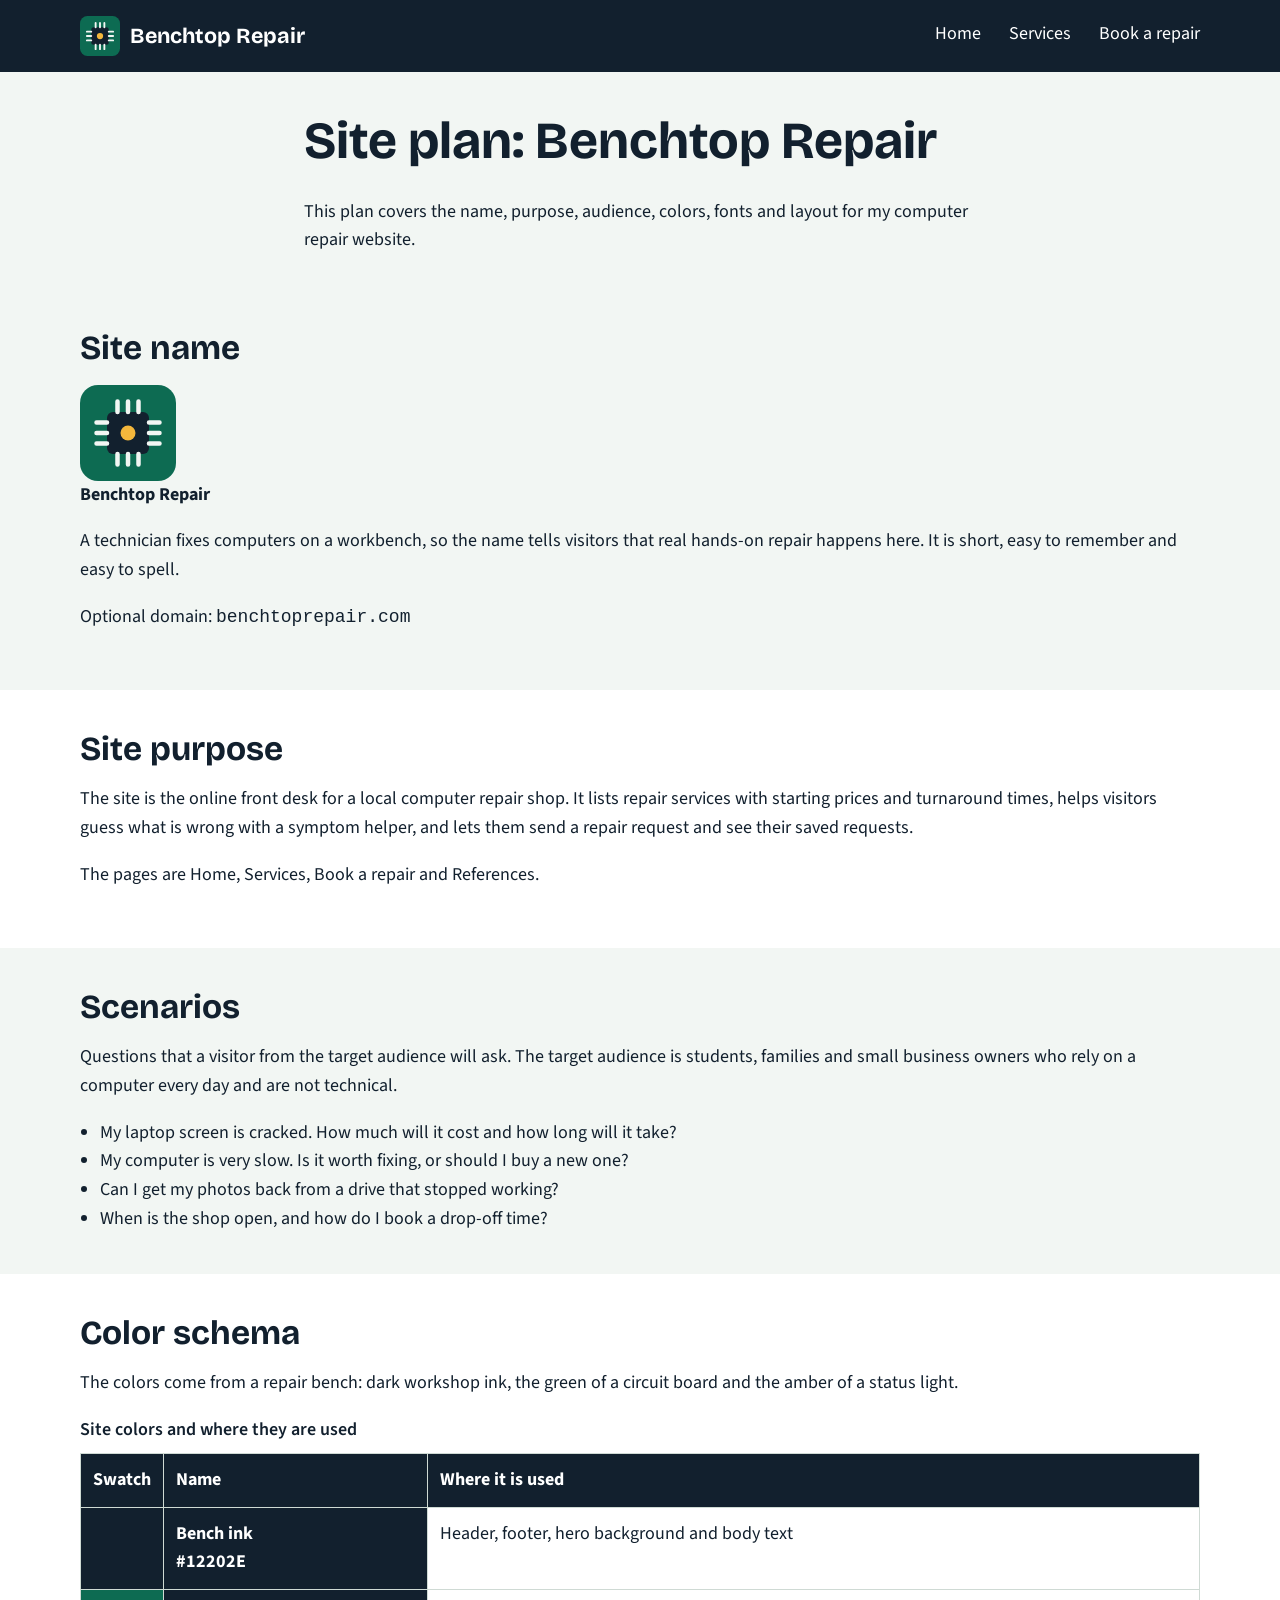
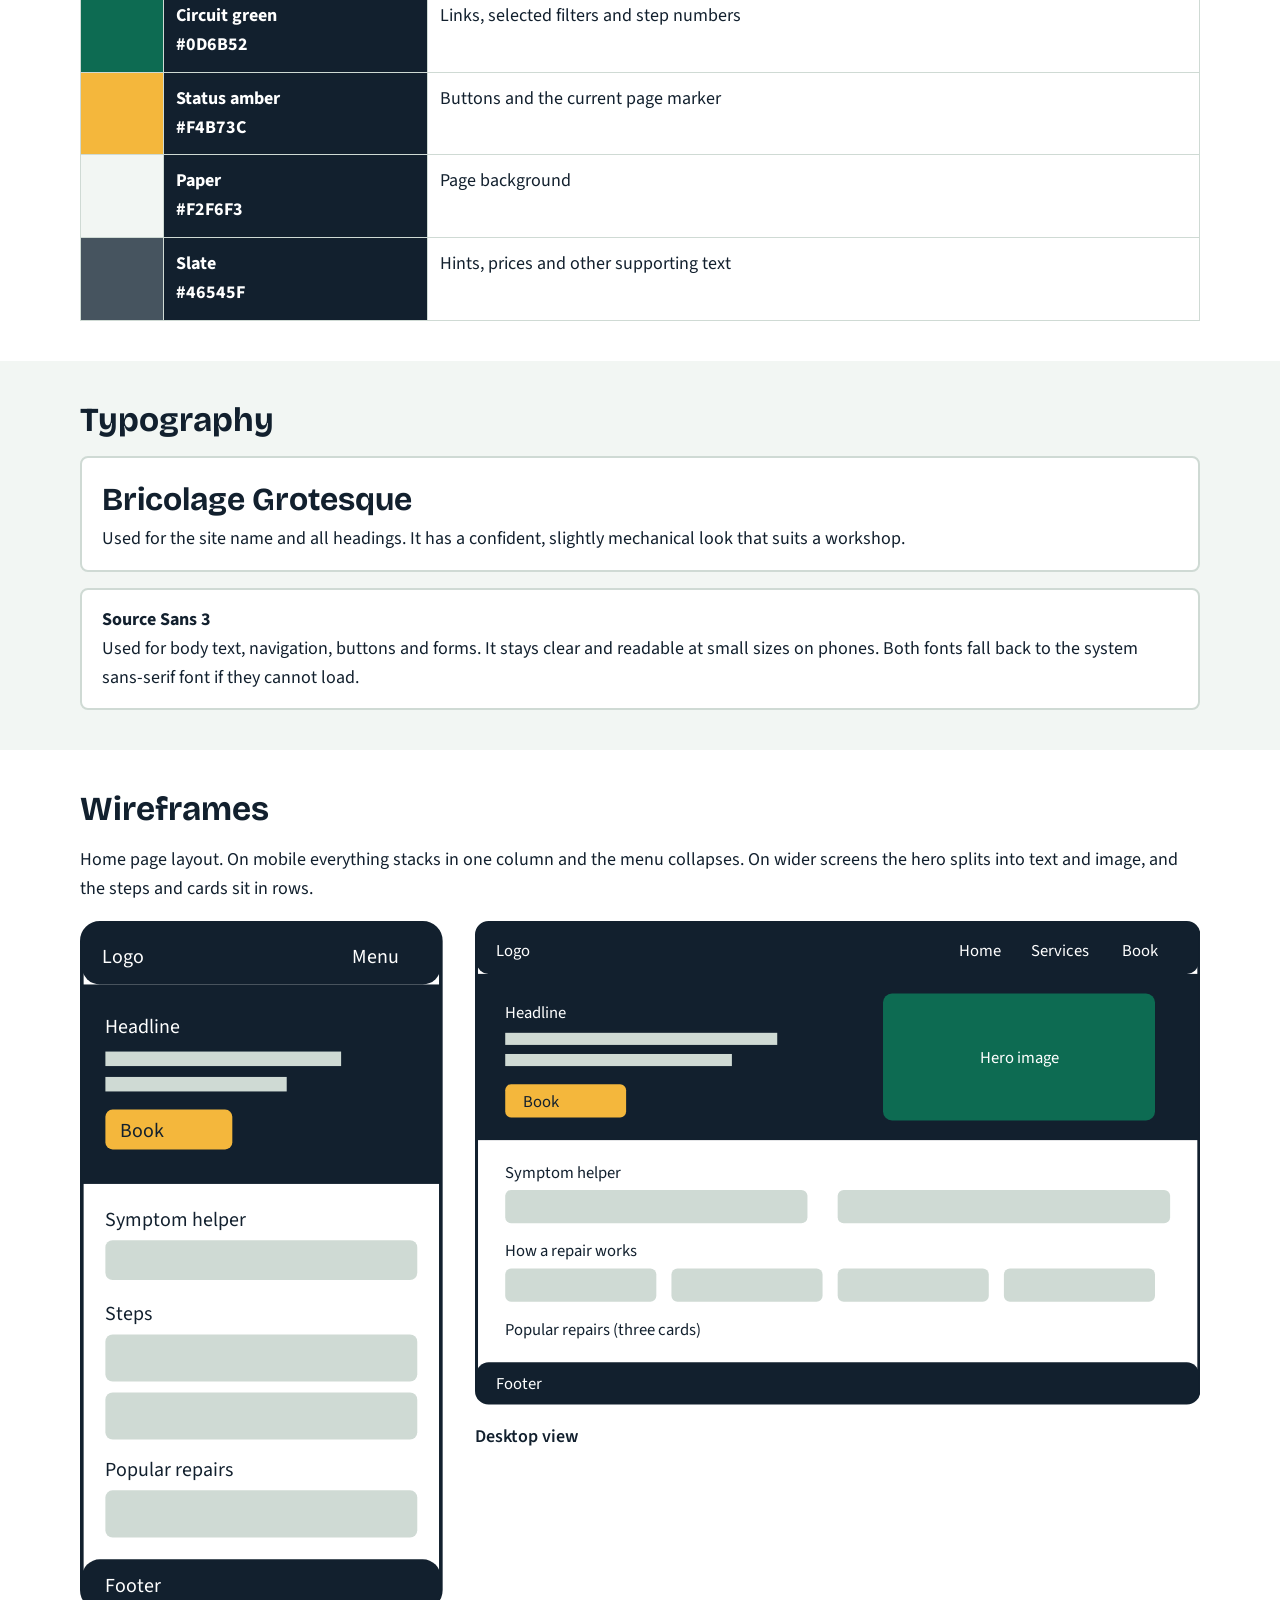
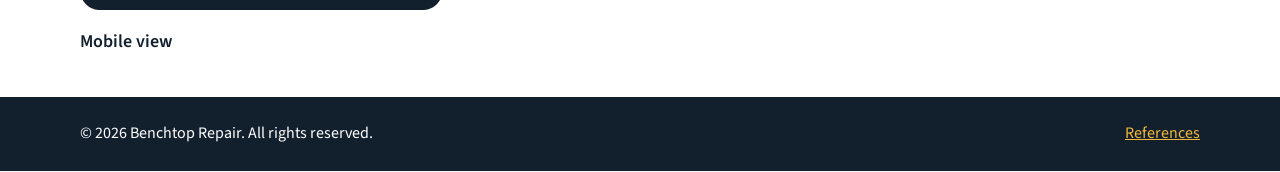
<file: project/siteplan.html>
<!DOCTYPE html>
<html lang="en">
<head>
  <meta charset="utf-8">
  <meta name="viewport" content="width=device-width, initial-scale=1">
  <title>Site Plan | Benchtop Repair</title>
  <meta name="description" content="Website plan for Benchtop Repair, including the site name, purpose, scenarios, color schema, typography and wireframes.">
  <link rel="icon" href="images/logo.svg" type="image/svg+xml">
  <link rel="preconnect" href="https://fonts.googleapis.com">
  <link rel="preconnect" href="https://fonts.gstatic.com" crossorigin>
  <link href="https://fonts.googleapis.com/css2?family=Bricolage+Grotesque:wght@700&family=Source+Sans+3:wght@400;600;700&display=swap" rel="stylesheet">
  <link rel="stylesheet" href="styles/main.css">
  <link rel="stylesheet" href="styles/plan.css">
</head>
<body>
  <a class="skip-link" href="#main">Skip to main content</a>
  <header class="site-header">
    <div class="wrap header-inner">
      <a class="brand" href="index.html">
        <img src="images/logo.svg" alt="" width="40" height="40">
        <span>Benchtop Repair</span>
      </a>
      <button class="nav-toggle" type="button" aria-expanded="false" aria-controls="site-nav">Menu</button>
      <nav class="site-nav" id="site-nav" aria-label="Main">
        <ul>
          <li><a href="index.html">Home</a></li>
          <li><a href="services.html">Services</a></li>
          <li><a href="contact.html">Book a repair</a></li>
        </ul>
      </nav>
    </div>
  </header>

  <main id="main">
    <div class="wrap page-intro">
      <h1>Site plan: Benchtop Repair</h1>
      <p>This plan covers the name, purpose, audience, colors, fonts and layout for my computer repair website.</p>
    </div>

    <section class="section" aria-labelledby="name-heading">
      <div class="wrap">
        <h2 id="name-heading">Site name</h2>
        <img src="images/logo.svg" alt="Benchtop Repair logo, a green circuit chip with an amber center" width="96" height="96">
        <p><strong>Benchtop Repair</strong></p>
        <p>A technician fixes computers on a workbench, so the name tells visitors that real hands-on repair happens here. It is short, easy to remember and easy to spell.</p>
        <p>Optional domain: <code>benchtoprepair.com</code></p>
      </div>
    </section>

    <section class="section section-alt" aria-labelledby="purpose-heading">
      <div class="wrap">
        <h2 id="purpose-heading">Site purpose</h2>
        <p>The site is the online front desk for a local computer repair shop. It lists repair services with starting prices and turnaround times, helps visitors guess what is wrong with a symptom helper, and lets them send a repair request and see their saved requests.</p>
        <p>The pages are Home, Services, Book a repair and References.</p>
      </div>
    </section>

    <section class="section" aria-labelledby="scenarios-heading">
      <div class="wrap">
        <h2 id="scenarios-heading">Scenarios</h2>
        <p>Questions that a visitor from the target audience will ask. The target audience is students, families and small business owners who rely on a computer every day and are not technical.</p>
        <ul class="plain-list">
          <li>My laptop screen is cracked. How much will it cost and how long will it take?</li>
          <li>My computer is very slow. Is it worth fixing, or should I buy a new one?</li>
          <li>Can I get my photos back from a drive that stopped working?</li>
          <li>When is the shop open, and how do I book a drop-off time?</li>
        </ul>
      </div>
    </section>

    <section class="section section-alt" aria-labelledby="color-heading">
      <div class="wrap">
        <h2 id="color-heading">Color schema</h2>
        <p>The colors come from a repair bench: dark workshop ink, the green of a circuit board and the amber of a status light.</p>
        <div class="table-scroll">
          <table class="plan-table">
            <caption>Site colors and where they are used</caption>
            <thead>
              <tr><th scope="col">Swatch</th><th scope="col">Name</th><th scope="col">Where it is used</th></tr>
            </thead>
            <tbody>
              <tr><td class="swatch swatch-ink"></td><th scope="row">Bench ink<br>#12202E</th><td>Header, footer, hero background and body text</td></tr>
              <tr><td class="swatch swatch-board"></td><th scope="row">Circuit green<br>#0D6B52</th><td>Links, selected filters and step numbers</td></tr>
              <tr><td class="swatch swatch-led"></td><th scope="row">Status amber<br>#F4B73C</th><td>Buttons and the current page marker</td></tr>
              <tr><td class="swatch swatch-paper"></td><th scope="row">Paper<br>#F2F6F3</th><td>Page background</td></tr>
              <tr><td class="swatch swatch-muted"></td><th scope="row">Slate<br>#46545F</th><td>Hints, prices and other supporting text</td></tr>
            </tbody>
          </table>
        </div>
      </div>
    </section>

    <section class="section" aria-labelledby="type-heading">
      <div class="wrap">
        <h2 id="type-heading">Typography</h2>
        <div class="type-sample">
          <p class="type-heading">Bricolage Grotesque</p>
          <p class="type-body">Used for the site name and all headings. It has a confident, slightly mechanical look that suits a workshop.</p>
        </div>
        <div class="type-sample">
          <p class="type-body"><strong>Source Sans 3</strong></p>
          <p class="type-body">Used for body text, navigation, buttons and forms. It stays clear and readable at small sizes on phones. Both fonts fall back to the system sans-serif font if they cannot load.</p>
        </div>
      </div>
    </section>

    <section class="section section-alt" aria-labelledby="wireframe-heading">
      <div class="wrap">
        <h2 id="wireframe-heading">Wireframes</h2>
        <p>Home page layout. On mobile everything stacks in one column and the menu collapses. On wider screens the hero splits into text and image, and the steps and cards sit in rows.</p>
        <div class="wireframes">
          <figure>
            <svg viewBox="0 0 200 380" role="img" aria-labelledby="wf-m-title">
            <title id="wf-m-title">Mobile home page wireframe</title>
            <rect class="wf-frame" x="1" y="1" width="198" height="378" rx="10"/>
            <rect class="wf-dark" x="1" y="1" width="198" height="34" rx="10"/>
            <text class="wf-label wf-label-light" x="12" y="23">Logo</text>
            <text class="wf-label wf-label-light" x="150" y="23">Menu</text>
            <rect class="wf-dark" x="1" y="35" width="198" height="110"/>
            <text class="wf-label wf-label-light" x="14" y="62">Headline</text>
            <rect class="wf-block" x="14" y="72" width="130" height="8"/>
            <rect class="wf-block" x="14" y="86" width="100" height="8"/>
            <rect class="wf-accent" x="14" y="104" width="70" height="22" rx="4"/>
            <text class="wf-label" x="22" y="119">Book</text>
            <text class="wf-label" x="14" y="168">Symptom helper</text>
            <rect class="wf-block" x="14" y="176" width="172" height="22" rx="4"/>
            <text class="wf-label" x="14" y="220">Steps</text>
            <rect class="wf-block" x="14" y="228" width="172" height="26" rx="4"/>
            <rect class="wf-block" x="14" y="260" width="172" height="26" rx="4"/>
            <text class="wf-label" x="14" y="306">Popular repairs</text>
            <rect class="wf-block" x="14" y="314" width="172" height="26" rx="4"/>
            <rect class="wf-dark" x="1" y="352" width="198" height="27" rx="10"/>
            <text class="wf-label wf-label-light" x="14" y="370">Footer</text>
          </svg>
            <figcaption>Mobile view</figcaption>
          </figure>
          <figure>
            <svg viewBox="0 0 480 320" role="img" aria-labelledby="wf-d-title">
            <title id="wf-d-title">Desktop home page wireframe</title>
            <rect class="wf-frame" x="1" y="1" width="478" height="318" rx="8"/>
            <rect class="wf-dark" x="1" y="1" width="478" height="34" rx="8"/>
            <text class="wf-label wf-label-light" x="14" y="23">Logo</text>
            <text class="wf-label wf-label-light" x="320" y="23">Home</text>
            <text class="wf-label wf-label-light" x="368" y="23">Services</text>
            <text class="wf-label wf-label-light" x="428" y="23">Book</text>
            <rect class="wf-dark" x="1" y="35" width="478" height="110"/>
            <text class="wf-label wf-label-light" x="20" y="64">Headline</text>
            <rect class="wf-block" x="20" y="74" width="180" height="8"/>
            <rect class="wf-block" x="20" y="88" width="150" height="8"/>
            <rect class="wf-accent" x="20" y="108" width="80" height="22" rx="4"/>
            <text class="wf-label" x="32" y="123">Book</text>
            <rect class="wf-green" x="270" y="48" width="180" height="84" rx="6"/>
            <text class="wf-label wf-label-light" x="334" y="94">Hero image</text>
            <text class="wf-label" x="20" y="170">Symptom helper</text>
            <rect class="wf-block" x="20" y="178" width="200" height="22" rx="4"/>
            <rect class="wf-block" x="240" y="178" width="220" height="22" rx="4"/>
            <text class="wf-label" x="20" y="222">How a repair works</text>
            <rect class="wf-block" x="20" y="230" width="100" height="22" rx="4"/>
            <rect class="wf-block" x="130" y="230" width="100" height="22" rx="4"/>
            <rect class="wf-block" x="240" y="230" width="100" height="22" rx="4"/>
            <rect class="wf-block" x="350" y="230" width="100" height="22" rx="4"/>
            <text class="wf-label" x="20" y="274">Popular repairs (three cards)</text>
            <rect class="wf-dark" x="1" y="292" width="478" height="27" rx="8"/>
            <text class="wf-label wf-label-light" x="14" y="310">Footer</text>
          </svg>
            <figcaption>Desktop view</figcaption>
          </figure>
        </div>
      </div>
    </section>
  </main>

  <footer class="site-footer">
    <div class="wrap footer-inner">
      <p id="copyright">© Benchtop Repair. All rights reserved.</p>
      <p><a href="references.html">References</a></p>
    </div>
  </footer>
  <script type="module" src="scripts/main.js"></script>
</body>
</html>
</file>
<file: styles/base.css>
/* ===== Variables ===== */
:root {
  --color-bg: #f4f6f8;
  --color-surface: #ffffff;
  --color-navy: #1e3a5f;
  --color-navbar: #262a2e;
  --color-primary: #1e3a5f;
  --color-accent: #2563eb;
  --color-text: #262626;
  --color-muted: #57534e;
  --color-border: #e2e5e9;
  --font-heading: 'Poppins', sans-serif;
  --font-body: 'Source Sans 3', sans-serif;
}

/* ===== Reset ===== */
* {
  box-sizing: border-box;
  margin: 0;
  padding: 0;
}

body {
  font-family: var(--font-body);
  color: var(--color-text);
  background-color: var(--color-bg);
  line-height: 1.6;
}

img {
  max-width: 100%;
  display: block;
}

a {
  color: inherit;
  text-decoration: none;
}

/* ===== Header ===== */
header {
  background-color: var(--color-navy);
  color: #ffffff;
  text-align: center;
  padding: 0.9rem 1rem;
}

#course-title {
  display: block;
  font-family: var(--font-heading);
  font-weight: 700;
  font-size: 1.15rem;
  letter-spacing: 0.02em;
}

nav {
  background-color: var(--color-navbar);
}

nav ul {
  list-style: none;
  display: flex;
  justify-content: center;
  flex-wrap: wrap;
}

nav a {
  display: block;
  padding: 0.85rem 1.4rem;
  color: #f4f4f4;
  font-weight: 600;
  font-size: 0.95rem;
  transition: background-color 0.25s ease, color 0.25s ease;
}

nav a:hover,
nav a:focus {
  background-color: var(--color-accent);
  color: #ffffff;
}

/* ===== Main ===== */
main {
  max-width: 1000px;
  margin: 2.25rem auto;
  padding: 0 1.25rem;
}

main h1 {
  font-family: var(--font-heading);
  font-size: 2rem;
  color: var(--color-primary);
  margin-bottom: 1.5rem;
  text-align: center;
}

.card-grid {
  display: grid;
  grid-template-columns: 1fr;
  gap: 1.5rem;
}

.card {
  background-color: var(--color-surface);
  border: 1px solid var(--color-border);
  border-radius: 8px;
  overflow: hidden;
}

.card h2 {
  font-family: var(--font-heading);
  color: #ffffff;
  background-color: var(--color-navy);
  font-size: 1.05rem;
  padding: 0.7rem 1.25rem;
}

.card h3 {
  font-family: var(--font-heading);
  color: var(--color-primary);
  font-size: 1rem;
  text-align: center;
  margin: 1.25rem 0 0.75rem;
}

.card > p,
.about-content,
.origin-content,
.card ul,
.card .resources-icon {
  padding-left: 1.25rem;
  padding-right: 1.25rem;
}

.card ul {
  padding-top: 1rem;
  padding-bottom: 1.25rem;
  list-style: disc;
  margin-left: 1.1rem;
}

.card ul li {
  margin-bottom: 0.6rem;
}

.card ul a {
  color: var(--color-accent);
  font-weight: 600;
}

.card ul a:hover {
  text-decoration: underline;
}

.about-content {
  display: flex;
  flex-direction: column-reverse;
  gap: 1rem;
  padding-top: 1.1rem;
  padding-bottom: 0.5rem;
}

.about-content .portrait {
  width: 130px;
  height: 170px;
  object-fit: cover;
  object-position: top center;
  border-radius: 8px;
  margin: 0 auto;
}

.origin-content {
  display: flex;
  flex-direction: column;
  align-items: center;
  gap: 0.75rem;
  padding-bottom: 1.5rem;
  border-top: 1px solid var(--color-border);
  padding-top: 1.25rem;
}

.flag-figure {
  text-align: center;
  width: 160px;
}

.flag-figure .flag {
  border: 1px solid var(--color-border);
}

.flag-figure figcaption {
  font-size: 0.75rem;
  color: var(--color-muted);
  margin-top: 0.35rem;
  font-style: italic;
}

.resources-icon {
  width: 70px;
  margin: 1.1rem auto 0.25rem;
}

@media (min-width: 640px) {
  .about-content {
    flex-direction: row;
    align-items: flex-start;
  }

  .about-content .portrait {
    margin: 0;
    flex-shrink: 0;
  }

  .origin-content {
    flex-direction: row;
    align-items: flex-start;
    text-align: left;
  }
}

@media (min-width: 860px) {
  .card-grid {
    grid-template-columns: 1.4fr 1fr;
    align-items: start;
  }
}

/* ===== Footer ===== */
footer {
  background-color: var(--color-navy);
  color: #ffffff;
  text-align: center;
  padding: 1.1rem 1rem;
  font-size: 0.85rem;
}

footer p {
  margin: 0.15rem 0;
}

#lastModified {
  color: #a7f3d0;
  font-size: 0.75rem;
}
</file>
<file: project/styles/main.css>
:root {
  --ink: #12202e;
  --board: #0d6b52;
  --board-dark: #094a39;
  --led: #f4b73c;
  --paper: #f2f6f3;
  --white: #ffffff;
  --muted: #46545f;
  --line: #cfdad4;
  --radius: 8px;
}

*,
*::before,
*::after {
  box-sizing: border-box;
}

body {
  margin: 0;
  font-family: "Source Sans 3", system-ui, sans-serif;
  font-size: 1.125rem;
  line-height: 1.6;
  color: var(--ink);
  background: var(--paper);
}

h1,
h2,
h3 {
  font-family: "Bricolage Grotesque", "Source Sans 3", system-ui, sans-serif;
  line-height: 1.15;
  margin: 0 0 0.5em;
}

h1 { font-size: clamp(2rem, 6vw, 3.25rem); }
h2 { font-size: clamp(1.5rem, 4vw, 2.1rem); }
h3 { font-size: 1.25rem; }

p { margin: 0 0 1em; }

img {
  display: block;
  max-width: 100%;
  height: auto;
}

a { color: var(--board); }
a:hover { color: var(--board-dark); }

:focus-visible {
  outline: 3px solid var(--ink);
  outline-offset: 3px;
}

.wrap {
  width: min(100% - 2rem, 70rem);
  margin-inline: auto;
}

.skip-link {
  position: absolute;
  left: 1rem;
  top: -4rem;
  padding: 0.5rem 1rem;
  background: var(--led);
  color: var(--ink);
  font-weight: 700;
  z-index: 10;
}

.skip-link:focus { top: 1rem; }

/* Header and navigation */
.site-header {
  background: var(--ink);
  color: var(--white);
}

.site-header :focus-visible {
  outline-color: var(--led);
}

.header-inner {
  display: flex;
  flex-wrap: wrap;
  align-items: center;
  justify-content: space-between;
  gap: 0.75rem;
  padding-block: 0.75rem;
}

.brand {
  display: flex;
  align-items: center;
  gap: 0.6rem;
  color: var(--white);
  font-family: "Bricolage Grotesque", system-ui, sans-serif;
  font-size: 1.35rem;
  font-weight: 700;
  text-decoration: none;
}

.brand img {
  width: 2.5rem;
  height: 2.5rem;
}

.nav-toggle {
  display: none;
  padding: 0.5rem 1rem;
  border: 2px solid var(--white);
  border-radius: var(--radius);
  background: transparent;
  color: var(--white);
  font: inherit;
  font-weight: 600;
  cursor: pointer;
}

.site-nav ul {
  display: flex;
  flex-direction: column;
  gap: 0.25rem;
  margin: 0;
  padding: 0;
  list-style: none;
}

.site-nav a {
  display: block;
  padding: 0.5rem 0;
  color: var(--white);
  text-decoration: none;
  border-bottom: 3px solid transparent;
}

.site-nav a:hover,
.site-nav a[aria-current="page"] {
  border-bottom-color: var(--led);
}

.js-nav .nav-toggle { display: block; }
.js-nav .site-nav { display: none; width: 100%; }
.js-nav .site-nav.open { display: block; }

@media (min-width: 48rem) {
  .site-nav ul { flex-direction: row; gap: 1.75rem; }
  .js-nav .nav-toggle { display: none; }
  .js-nav .site-nav { display: block; width: auto; }
}

/* Hero */
.hero {
  background-color: var(--ink);
  background-image:
    linear-gradient(rgba(255, 255, 255, 0.05) 1px, transparent 1px),
    linear-gradient(90deg, rgba(255, 255, 255, 0.05) 1px, transparent 1px);
  background-size: 32px 32px;
  color: var(--white);
  padding-block: 2.5rem 3rem;
}

.hero-inner {
  display: grid;
  gap: 2rem;
  align-items: center;
}

.hero p { max-width: 36rem; }

.hero-actions {
  display: flex;
  flex-wrap: wrap;
  gap: 0.75rem;
}

@media (min-width: 48rem) {
  .hero-inner { grid-template-columns: 1.1fr 1fr; }
}

/* Buttons */
.button {
  display: inline-block;
  padding: 0.7rem 1.3rem;
  border: 2px solid var(--led);
  border-radius: var(--radius);
  background: var(--led);
  color: var(--ink);
  font: inherit;
  font-weight: 700;
  text-decoration: none;
  cursor: pointer;
}

.button:hover {
  background: #ffcb62;
  color: var(--ink);
}

.button-outline {
  background: transparent;
  color: var(--white);
  border-color: var(--white);
}

.button-outline:hover {
  background: var(--white);
  color: var(--ink);
}

.button-small {
  padding: 0.45rem 0.9rem;
  font-size: 1rem;
}

.button-quiet {
  background: transparent;
  border-color: var(--ink);
  color: var(--ink);
}

.button-quiet:hover {
  background: var(--ink);
  color: var(--white);
}

/* Page sections */
.section { padding-block: 2.5rem; }
.section-alt { background: var(--white); }

.page-intro {
  max-width: 42rem;
  padding-block: 2.5rem 1rem;
}

.notice {
  margin-top: 1rem;
  padding: 1rem 1.25rem;
  border-left: 6px solid var(--board);
  border-radius: var(--radius);
  background: var(--white);
}

.section-alt .notice { background: var(--paper); }

.steps {
  display: grid;
  gap: 1rem;
  margin: 0;
  padding: 0;
  list-style: none;
  counter-reset: step;
}

.steps li {
  padding: 1rem 1.25rem 1rem 3.5rem;
  position: relative;
  border: 2px solid var(--line);
  border-radius: var(--radius);
  background: var(--paper);
  counter-increment: step;
}

.steps li::before {
  content: counter(step);
  position: absolute;
  left: 1rem;
  top: 1rem;
  display: grid;
  place-items: center;
  width: 1.75rem;
  height: 1.75rem;
  border-radius: 50%;
  background: var(--board);
  color: var(--white);
  font-weight: 700;
  font-size: 0.95rem;
}

@media (min-width: 48rem) {
  .steps { grid-template-columns: repeat(4, 1fr); }
}

/* Service cards */
.service-list {
  display: grid;
  gap: 1.25rem;
  margin: 0;
  padding: 0;
  list-style: none;
  grid-template-columns: repeat(auto-fit, minmax(min(100%, 22rem), 1fr));
}

.service-card {
  display: grid;
  grid-template-columns: 5.5rem 1fr;
  gap: 1rem;
  padding: 1rem;
  border: 2px solid var(--line);
  border-radius: var(--radius);
  background: var(--white);
}

.service-card img {
  width: 5.5rem;
  height: 5.5rem;
}

.service-card h3 { margin-bottom: 0.25em; }
.service-card p { margin-bottom: 0.5em; }

.meta {
  display: flex;
  flex-wrap: wrap;
  gap: 0.25rem 1rem;
  color: var(--muted);
  font-weight: 600;
}

.controls {
  display: flex;
  flex-wrap: wrap;
  gap: 1rem;
  align-items: end;
  justify-content: space-between;
  margin-bottom: 1.25rem;
}

.filters {
  display: flex;
  flex-wrap: wrap;
  gap: 0.5rem;
}

.filter-button {
  padding: 0.45rem 1rem;
  border: 2px solid var(--board);
  border-radius: 999px;
  background: var(--white);
  color: var(--board-dark);
  font: inherit;
  font-weight: 600;
  cursor: pointer;
}

.filter-button[aria-pressed="true"] {
  background: var(--board);
  color: var(--white);
}

.plain-list {
  margin: 0;
  padding-left: 1.25rem;
}

.two-column {
  display: grid;
  gap: 2rem;
}

@media (min-width: 48rem) {
  .two-column { grid-template-columns: 1.4fr 1fr; }
}

/* Forms */
.field { margin-bottom: 1.25rem; }

label,
legend {
  display: block;
  margin-bottom: 0.25rem;
  font-weight: 600;
}

.hint {
  display: block;
  color: var(--muted);
  font-size: 0.95rem;
  font-weight: 400;
}

input[type="text"],
input[type="email"],
input[type="tel"],
input[type="date"],
select,
textarea {
  width: 100%;
  padding: 0.6rem 0.75rem;
  border: 2px solid var(--muted);
  border-radius: var(--radius);
  background: var(--white);
  color: var(--ink);
  font: inherit;
}

fieldset {
  margin: 0 0 1.25rem;
  padding: 0;
  border: 0;
}

.choice {
  display: flex;
  align-items: flex-start;
  gap: 0.6rem;
  margin-bottom: 0.5rem;
  font-weight: 400;
}

.choice input {
  width: 1.2rem;
  height: 1.2rem;
  margin-top: 0.3rem;
  accent-color: var(--board);
}

.request-list {
  margin: 0;
  padding-left: 1.25rem;
}

/* Footer */
.site-footer {
  padding-block: 1.5rem;
  background: var(--ink);
  color: var(--white);
  font-size: 1rem;
}

.site-footer :focus-visible { outline-color: var(--led); }

.footer-inner {
  display: flex;
  flex-wrap: wrap;
  gap: 0.5rem 2rem;
  justify-content: space-between;
}

.footer-inner p { margin: 0; }
.site-footer a { color: var(--led); }

@media (prefers-reduced-motion: reduce) {
  * { scroll-behavior: auto !important; }
}
</file>
<file: styles/form.css>
/* Form Specific Styles */

form {
  max-width: 600px;
  margin: 2rem auto;
  padding: 1.5rem;
  background-color: #f9f9f9;
  border-radius: 8px;
  box-shadow: 0 4px 6px rgba(0, 0, 0, 0.1);
  font-family: 'Source Sans 3', sans-serif;
}

fieldset {
  border: 1px solid #ddd;
  border-radius: 4px;
  padding: 1.5rem;
  margin-bottom: 1.5rem;
}

legend {
  font-family: 'Poppins', sans-serif;
  font-weight: 600;
  color: #333;
  padding: 0 0.5rem;
}

label {
  display: block;
  margin-bottom: 0.5rem;
  font-weight: 600;
  color: #444;
  margin-top: 1.2rem;
}

.required {
  color: #d9534f;
}

input[type="text"],
input[type="date"],
select,
textarea {
  width: 100%;
  padding: 0.75rem;
  border: 1px solid #ccc;
  border-radius: 4px;
  font-family: inherit;
  font-size: 1rem;
  box-sizing: border-box;
}

input[type="text"]:focus,
input[type="date"]:focus,
select:focus,
textarea:focus {
  border-color: #5bc0de;
  outline: none;
  box-shadow: 0 0 5px rgba(91, 192, 222, 0.5);
}

.rating-group,
.features-group {
  display: flex;
  flex-direction: column;
  gap: 0.5rem;
}

.rating-group label,
.features-group label {
  font-weight: 400;
  margin-top: 0;
  display: flex;
  align-items: center;
  gap: 0.5rem;
  cursor: pointer;
}

input[type="submit"] {
  background-color: #0275d8;
  color: #fff;
  border: none;
  padding: 1rem 1.5rem;
  font-size: 1.1rem;
  border-radius: 4px;
  cursor: pointer;
  width: 100%;
  font-family: 'Poppins', sans-serif;
  font-weight: 600;
  transition: background-color 0.3s ease;
}

input[type="submit"]:hover {
  background-color: #025aa5;
}

/* Review Page */
.review-main {
  text-align: center;
  padding: 4rem 1rem;
}

.counter {
  font-size: 2rem;
  font-weight: 700;
  color: #5cb85c;
}

.button-link {
  display: inline-block;
  margin-top: 2rem;
  padding: 0.75rem 1.5rem;
  background-color: #0275d8;
  color: #fff;
  text-decoration: none;
  border-radius: 4px;
  font-family: 'Poppins', sans-serif;
  font-weight: 600;
  transition: background-color 0.3s ease;
}

.button-link:hover {
  background-color: #025aa5;
}

@media (min-width: 600px) {
  .rating-group,
  .features-group {
    flex-direction: row;
    flex-wrap: wrap;
    gap: 1.5rem;
  }
}
</file>
<file: styles/place.css>
/* ===== Variables — colors drawn from Zimbabwe's flag ===== */
:root {
  --color-green: #006400;
  --color-gold: #FFD200;
  --color-red: #D40000;
  --color-black: #171412;
  --color-bg: #f7f6f2;
  --color-surface: #ffffff;
  --color-text: #262626;
  --color-muted: #57534e;
  --color-border: #e2e5e9;
  --font-heading: 'Poppins', sans-serif;
  --font-body: 'Source Sans 3', sans-serif;
}

/* ===== Reset ===== */
* {
  box-sizing: border-box;
  margin: 0;
  padding: 0;
}

body {
  font-family: var(--font-body);
  color: var(--color-text);
  background-color: var(--color-bg);
  line-height: 1.6;
}

img {
  max-width: 100%;
  display: block;
}

/* ===== Header ===== */
header {
  background-color: var(--color-green);
  color: #ffffff;
  text-align: center;
  padding: 1.1rem 1rem;
}

.site-title {
  font-family: var(--font-heading);
  font-weight: 700;
  font-size: 1.6rem;
  letter-spacing: 0.02em;
}

.site-tagline {
  font-size: 0.9rem;
  color: var(--color-gold);
  margin-top: 0.2rem;
}

/* ===== Hero ===== */
.hero {
  position: relative;
}

.hero-img {
  width: 100%;
  height: 340px;
  object-fit: cover;
}

.hero-caption {
  position: absolute;
  inset: 0;
  display: flex;
  flex-direction: column;
  align-items: center;
  justify-content: center;
  text-align: center;
  color: #ffffff;
  background: rgba(0, 0, 0, 0.5);
  padding: 1rem;
}

.hero-caption h1 {
  font-family: var(--font-heading);
  font-size: 1.8rem;
  margin-bottom: 0.5rem;
  text-shadow: 0 2px 6px rgba(0, 0, 0, 0.5);
}

.hero-caption p {
  font-size: 0.95rem;
  max-width: 30ch;
  text-shadow: 0 1px 4px rgba(0, 0, 0, 0.5);
}

.photo-credit {
  position: absolute;
  bottom: 0.4rem;
  right: 0.6rem;
  font-size: 0.65rem;
  color: #ffffff;
  background-color: rgba(0, 0, 0, 0.6);
  padding: 0.15rem 0.5rem;
  border-radius: 4px;
}

/* ===== Main sections ===== */
main {
  max-width: 900px;
  margin: 0 auto;
  padding: 0 1.25rem;
}

section {
  margin: 2rem 0;
}

section h2 {
  font-family: var(--font-heading);
  color: var(--color-green);
  font-size: 1.3rem;
  margin-bottom: 0.9rem;
  text-align: center;
}

.intro p {
  color: var(--color-text);
}

/* ===== Data grid ===== */
.facts {
  display: grid;
  grid-template-columns: 1fr 1fr;
  gap: 1rem;
}

.fact-card {
  background-color: var(--color-surface);
  border: 1px solid var(--color-border);
  border-top: 4px solid var(--color-gold);
  border-radius: 8px;
  padding: 1rem;
  text-align: center;
}

.fact-icon {
  font-size: 1.6rem;
  display: block;
  margin-bottom: 0.4rem;
}

.fact-label {
  font-size: 0.75rem;
  text-transform: uppercase;
  letter-spacing: 0.03em;
  color: var(--color-muted);
  margin-bottom: 0.3rem;
}

.fact-value {
  font-weight: 600;
  font-size: 0.95rem;
}

/* ===== Weather ===== */
.weather {
  background-color: var(--color-surface);
  border: 1px solid var(--color-border);
  border-radius: 8px;
  padding: 1.5rem;
  text-align: center;
}

.weather-icon-mobile {
  width: 64px;
  height: 64px;
  margin: 0 auto 1rem;
}

.weather-stats {
  display: grid;
  grid-template-columns: repeat(3, 1fr);
  gap: 0.75rem;
  margin: 1rem 0;
}

.stat-label {
  font-size: 0.75rem;
  text-transform: uppercase;
  color: var(--color-muted);
  margin-bottom: 0.25rem;
}

.stat-value {
  font-family: var(--font-heading);
  font-size: 1.3rem;
  color: var(--color-green);
}

.weather-description {
  color: var(--color-text);
  font-size: 0.9rem;
  margin-top: 0.75rem;
}

/* ===== Footer ===== */
footer {
  background-color: var(--color-black);
  color: #ffffff;
  text-align: center;
  padding: 1.1rem 1rem;
  font-size: 0.85rem;
  margin-top: 2.5rem;
}

footer p {
  margin: 0.15rem 0;
}

#lastModified {
  color: var(--color-gold);
  font-size: 0.75rem;
}

/* ===== Wider view ===== */
@media (min-width: 640px) {
  header {
    padding: 1.5rem 1rem;
  }

  .site-title {
    font-size: 2.1rem;
  }

  .hero-img {
    height: 480px;
  }

  .hero-caption h1 {
    font-size: 2.6rem;
  }

  .hero-caption p {
    font-size: 1.15rem;
    max-width: 40ch;
  }

  main {
    max-width: 1100px;
  }

  .facts {
    grid-template-columns: repeat(3, 1fr);
    gap: 1.5rem;
  }

  .weather {
    text-align: left;
    padding: 2rem;
  }

  .weather-heading {
    text-align: left;
  }

  /* Pseudo-element weather icon, required for the wider view */
  .weather-heading::after {
    content: "\26C5";
    margin-left: 0.6rem;
    font-size: 1.4rem;
  }

  .weather-icon-mobile {
    display: none;
  }

  .weather-stats {
    grid-template-columns: repeat(3, 1fr);
    max-width: 500px;
  }
}
</file>
<file: project/styles/plan.css>
.plan-table {
  width: 100%;
  border-collapse: collapse;
  background: var(--white);
}

.plan-table caption {
  padding-bottom: 0.5rem;
  text-align: left;
  font-weight: 600;
}

.plan-table th,
.plan-table td {
  padding: 0.75rem;
  border: 1px solid var(--line);
  text-align: left;
  vertical-align: top;
}

.plan-table th { background: var(--ink); color: var(--white); }

.swatch { width: 5rem; }
.swatch-ink { background: var(--ink); }
.swatch-board { background: var(--board); }
.swatch-led { background: var(--led); }
.swatch-paper { background: var(--paper); }
.swatch-muted { background: var(--muted); }

.table-scroll { overflow-x: auto; }

.type-sample {
  padding: 1rem 1.25rem;
  border: 2px solid var(--line);
  border-radius: var(--radius);
  background: var(--white);
}

.type-sample + .type-sample { margin-top: 1rem; }

.type-heading {
  margin: 0;
  font-family: "Bricolage Grotesque", system-ui, sans-serif;
  font-size: 2rem;
  font-weight: 700;
}

.type-body {
  margin: 0;
  font-family: "Source Sans 3", system-ui, sans-serif;
}

.wireframes {
  display: grid;
  gap: 2rem;
  align-items: start;
}

@media (min-width: 48rem) {
  .wireframes { grid-template-columns: 1fr 2fr; }
}

.wireframes figure { margin: 0; }
.wireframes figcaption { margin-top: 0.5rem; font-weight: 600; }
.wireframes svg { width: 100%; height: auto; }

.wf-frame { fill: var(--white); stroke: var(--ink); stroke-width: 2; }
.wf-dark { fill: var(--ink); }
.wf-accent { fill: var(--led); }
.wf-block { fill: var(--line); }
.wf-green { fill: var(--board); }

.wf-label {
  fill: var(--ink);
  font-family: "Source Sans 3", system-ui, sans-serif;
  font-size: 11px;
}

.wf-label-light { fill: var(--white); }
</file>
